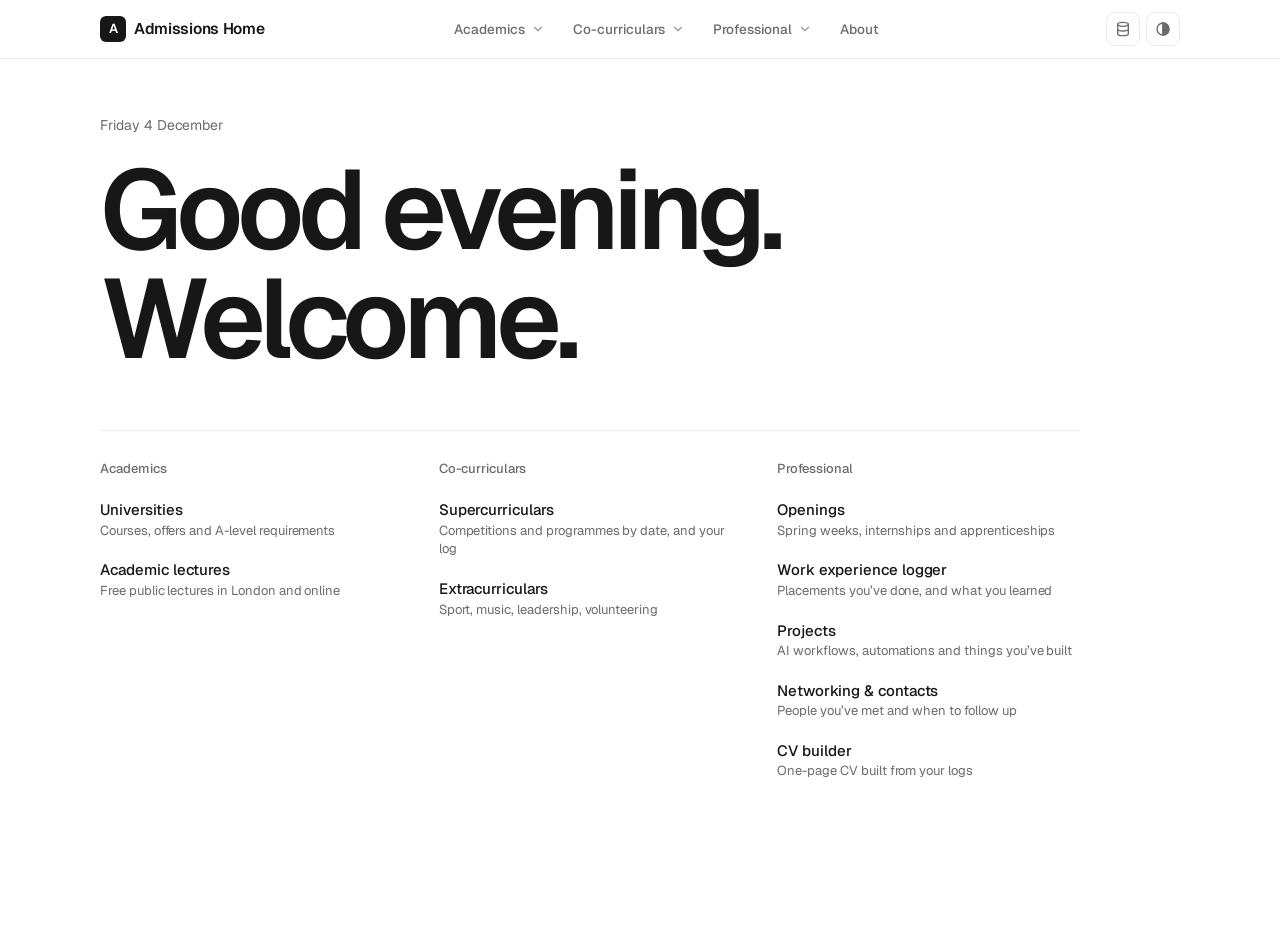
<file: index.html>
<!DOCTYPE html>
<html lang="en">
<head>
<meta charset="UTF-8">
<meta name="viewport" content="width=device-width, initial-scale=1">
<title>Admissions Home</title>
<meta name="description" content="Universities, lectures, supercurriculars, extracurriculars, openings, work experience, contacts and CV in one planner.">
<link rel="preconnect" href="https://fonts.googleapis.com">
<link rel="preconnect" href="https://fonts.gstatic.com" crossorigin>
<link href="https://fonts.googleapis.com/css2?family=Geist:wght@400;500;600;700&family=Geist+Mono:wght@500&display=swap" rel="stylesheet">
<link rel="stylesheet" href="assets/css/app.css?v=34">
<script>
  /* apply saved theme before paint */
  try{ var t = JSON.parse(localStorage.getItem('apphub.v1')||'{}').settings; if(t && t.theme && t.theme!=='auto') document.documentElement.setAttribute('data-theme', t.theme); }catch(e){}
</script>
</head>
<body>

<nav class="topnav">
  <div class="topnav-inner">
    <a class="brand" href="#home"><span class="mark">A</span>Admissions Home</a>
    <div class="menus" id="menus" role="navigation" aria-label="Sections"></div>
    <div class="nav-tools">
      <span class="saved" id="saved">Saved</span>
      <button class="icon-btn" id="backupBtn" title="Settings & backup" aria-label="Settings and backup"><svg width="16" height="16" viewBox="0 0 24 24" fill="none" stroke="currentColor" stroke-width="2" stroke-linecap="round"><ellipse cx="12" cy="5" rx="8" ry="3"/><path d="M4 5v14c0 1.7 3.6 3 8 3s8-1.3 8-3V5M4 12c0 1.7 3.6 3 8 3s8-1.3 8-3"/></svg></button>
      <button class="icon-btn" id="themeBtn" title="Theme: auto" aria-label="Toggle theme"></button>
      <button class="icon-btn burger" id="burger" aria-label="Menu"><svg width="16" height="16" viewBox="0 0 24 24" fill="none" stroke="currentColor" stroke-width="2.2" stroke-linecap="round"><path d="M4 7h16M4 12h16M4 17h16"/></svg></button>
    </div>
  </div>
</nav>
<div class="mobile-menu" id="mobileMenu"></div>
<div class="drawer-back" id="drawerBack"></div>
<aside class="drawer" id="drawer" aria-hidden="true"></aside>

<div class="wrap"><main id="view"></main></div>

<dialog id="modal"></dialog>
<div class="toast" id="toast"></div>
<div id="print-root"></div>

<script src="assets/data/supercurriculars.js?v=34"></script>
<script src="assets/data/universities.js?v=34"></script>
<script src="assets/js/app.js?v=34"></script>
</body>
</html>
</file>
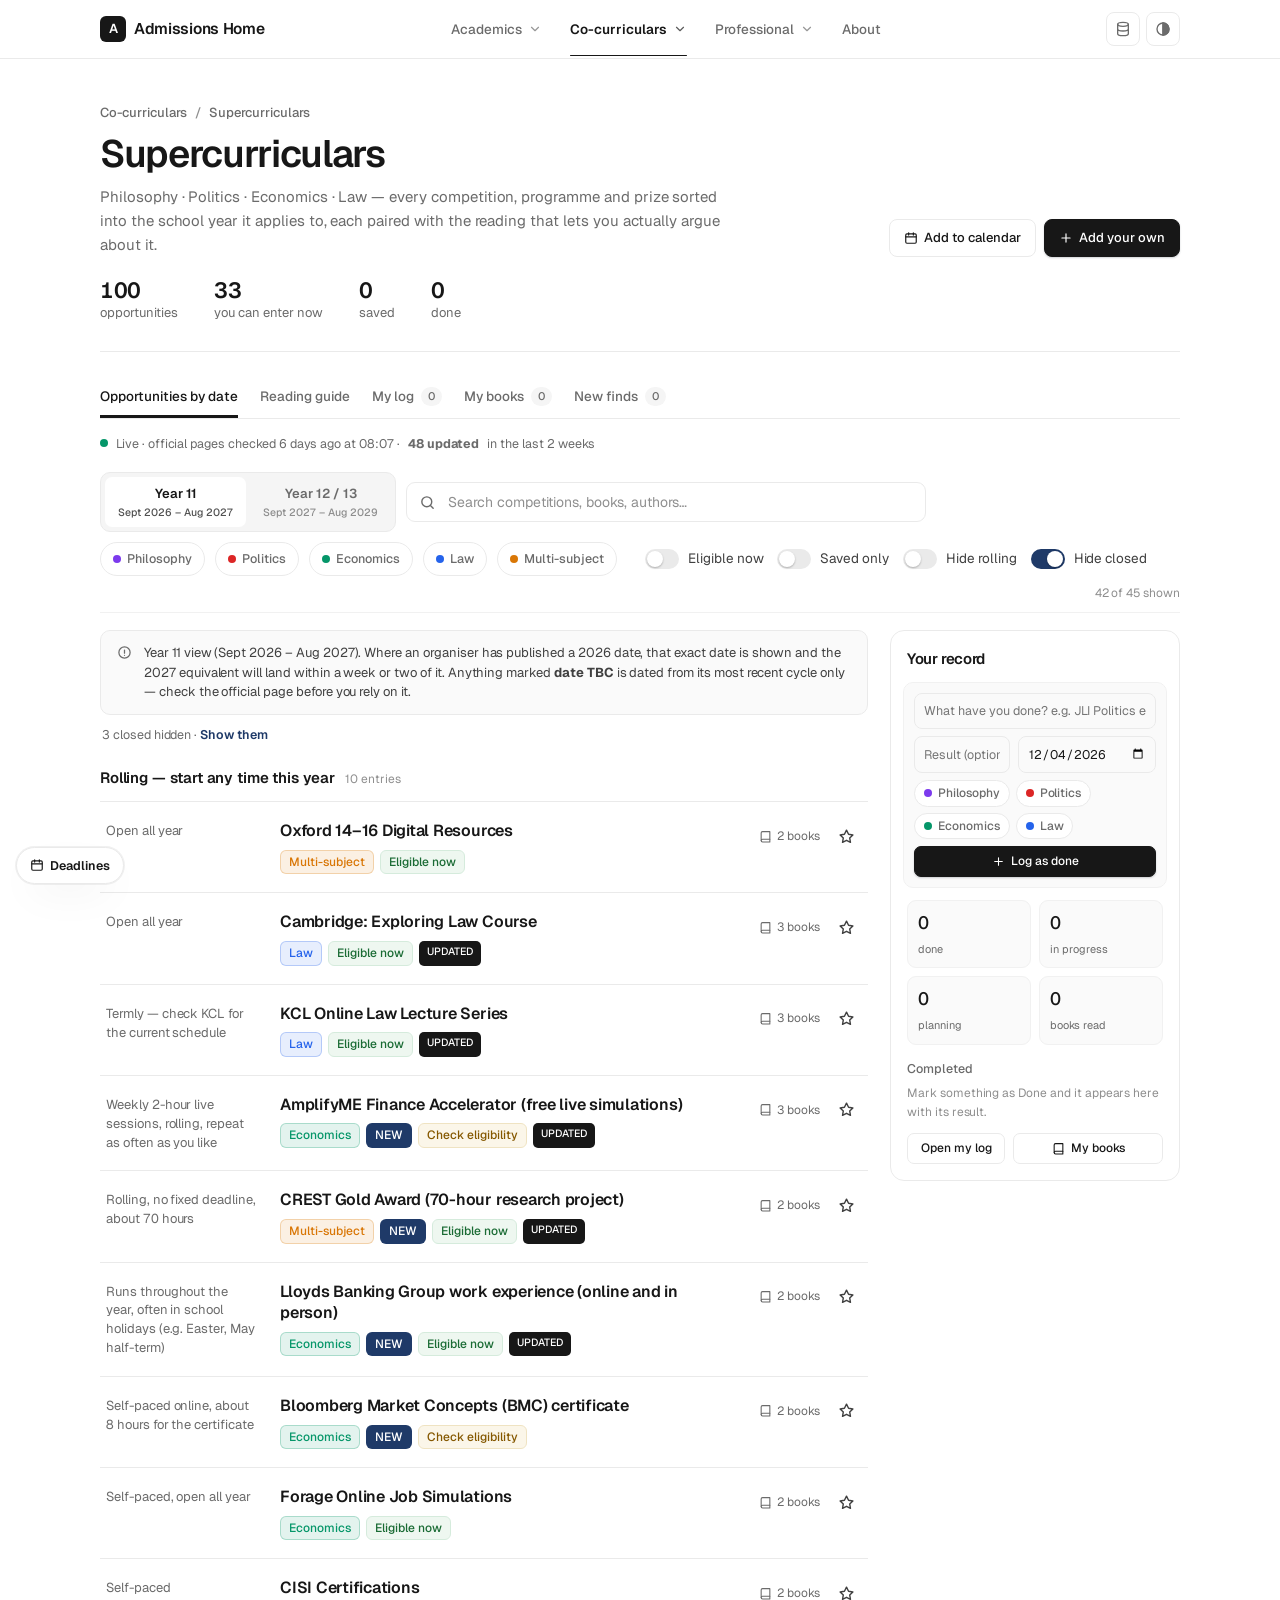
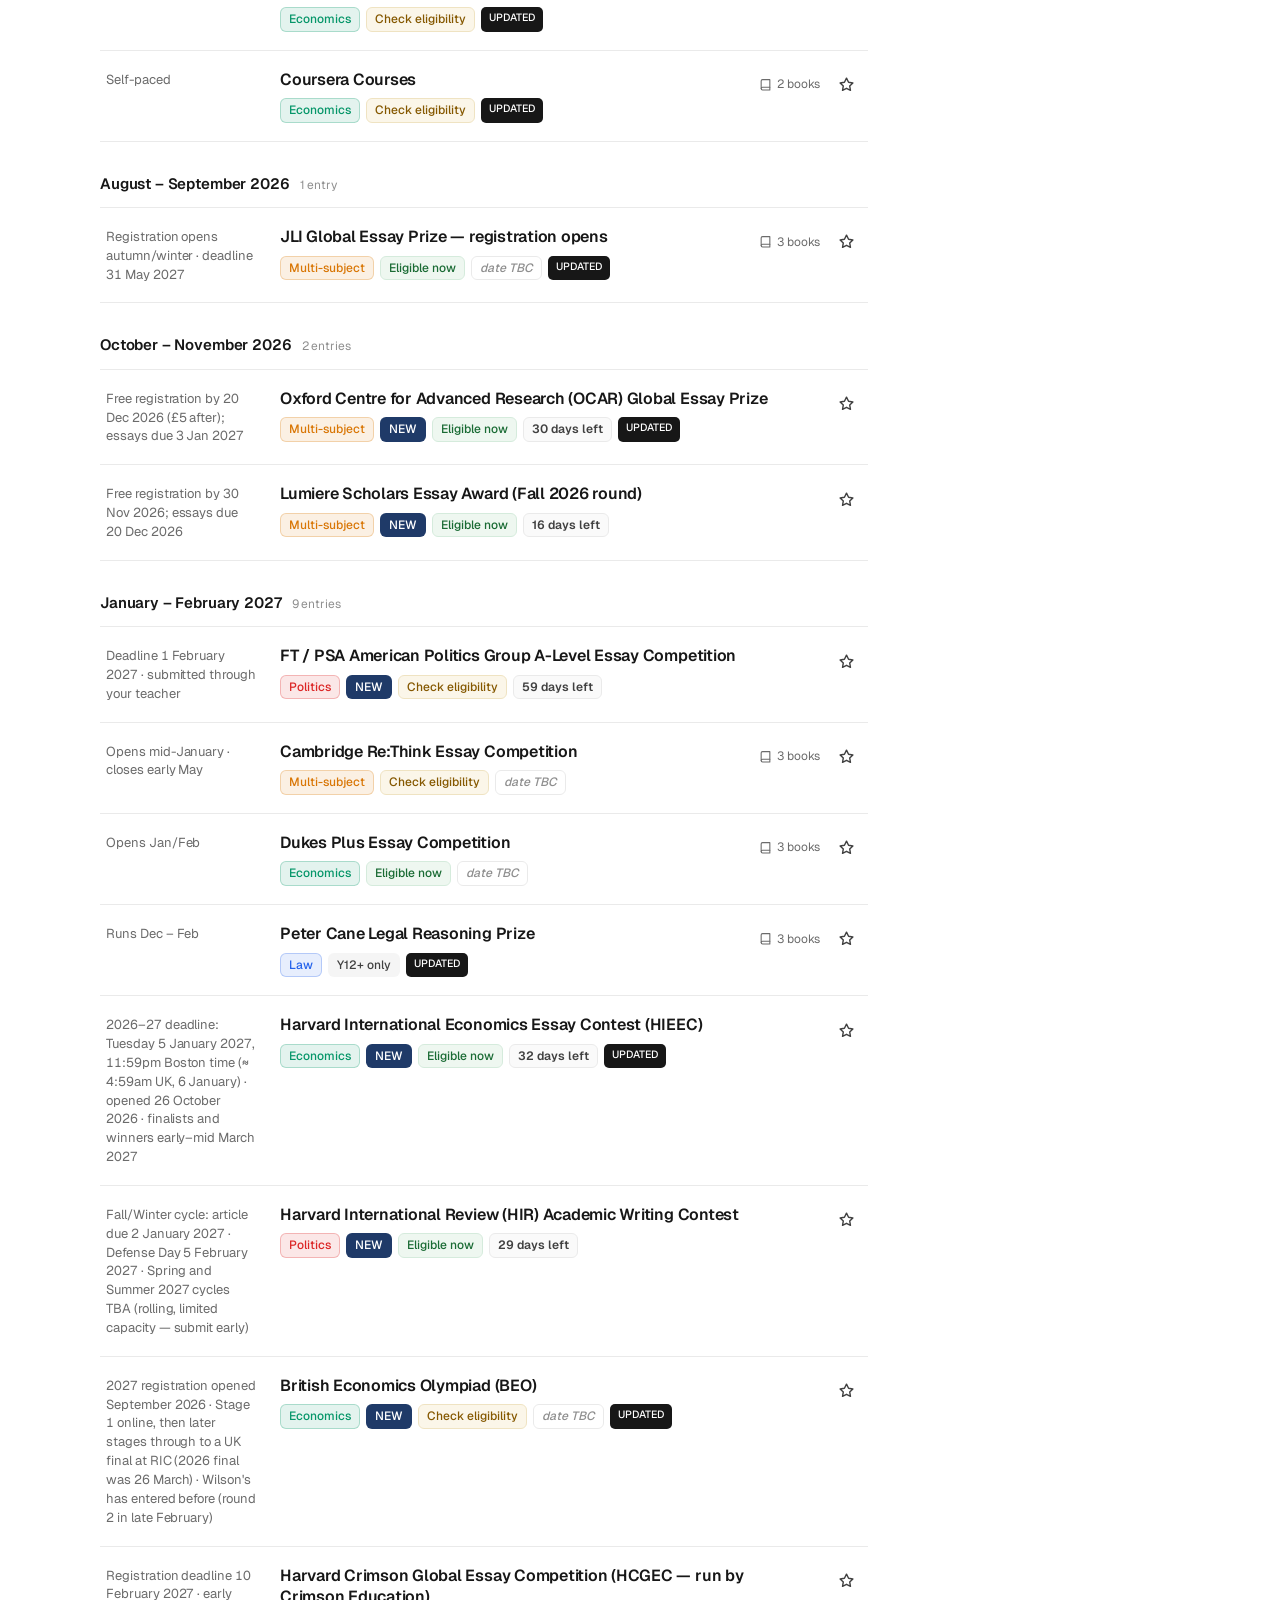
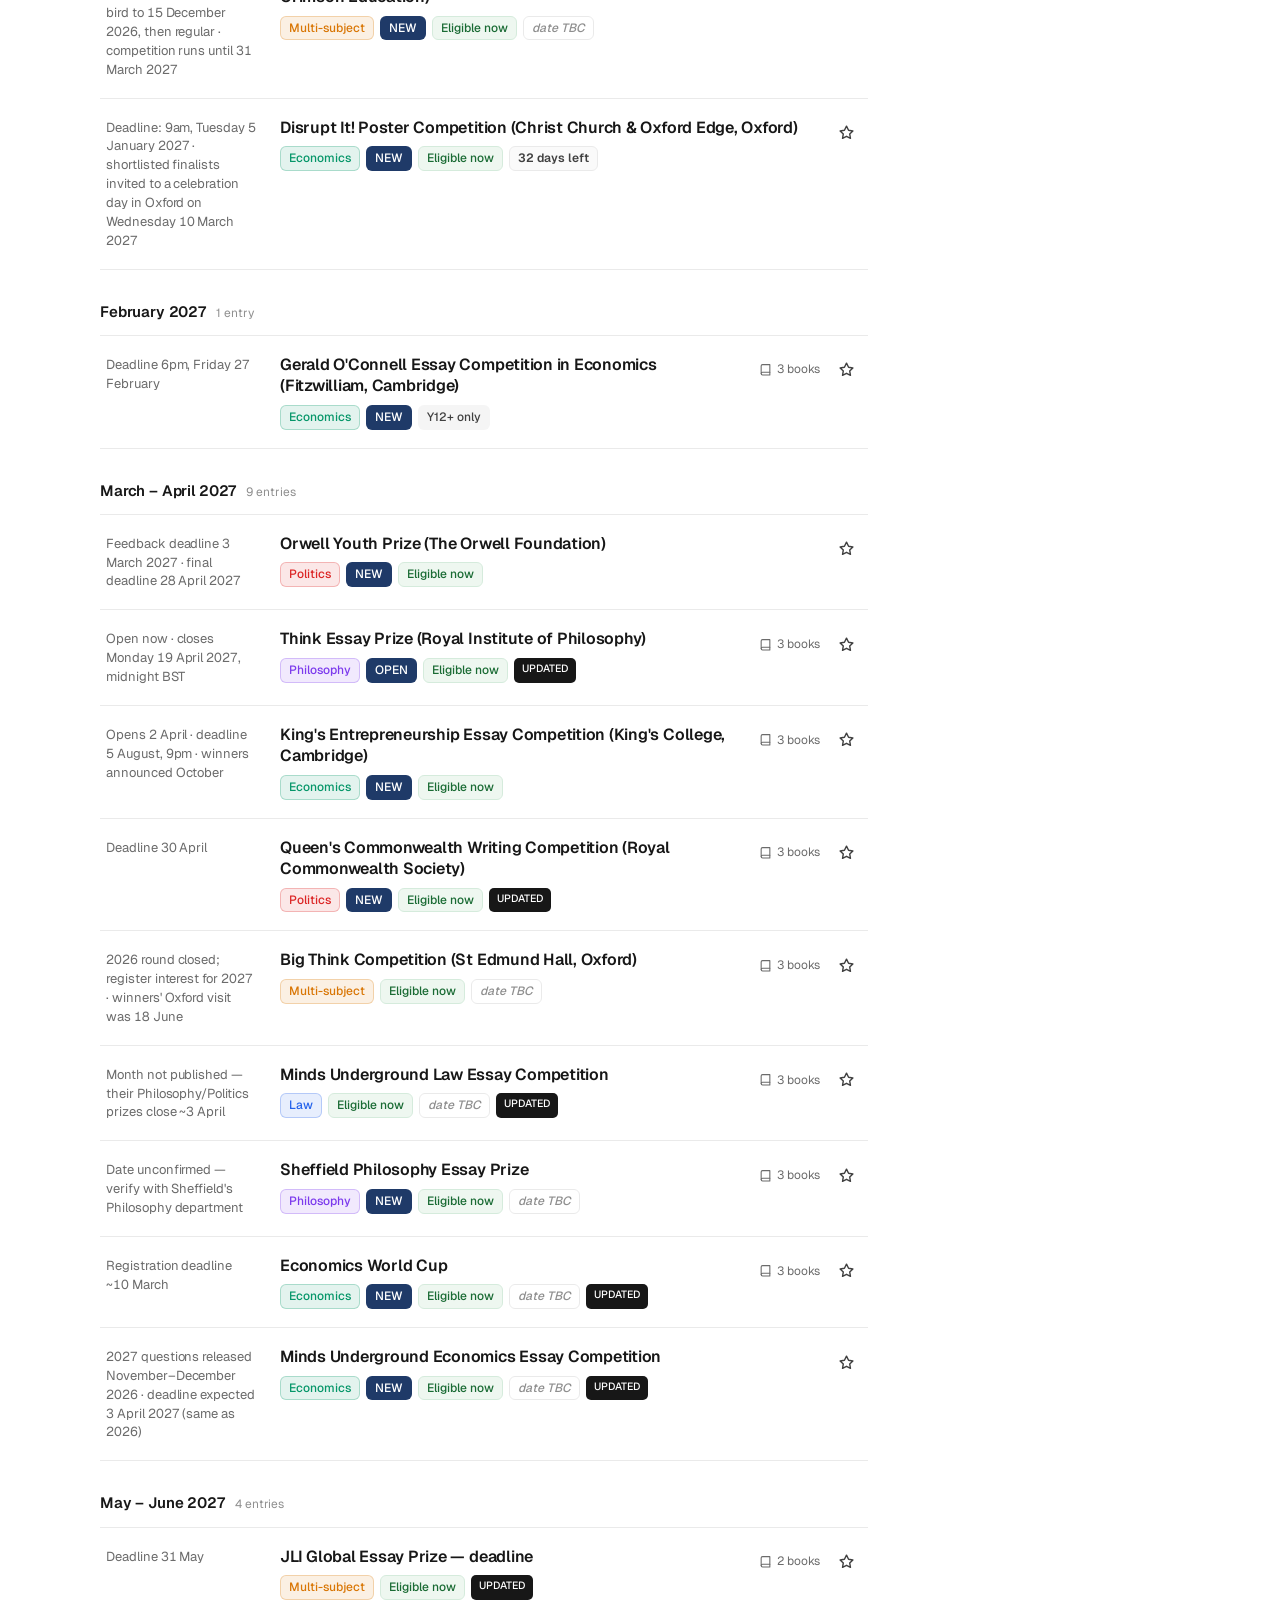
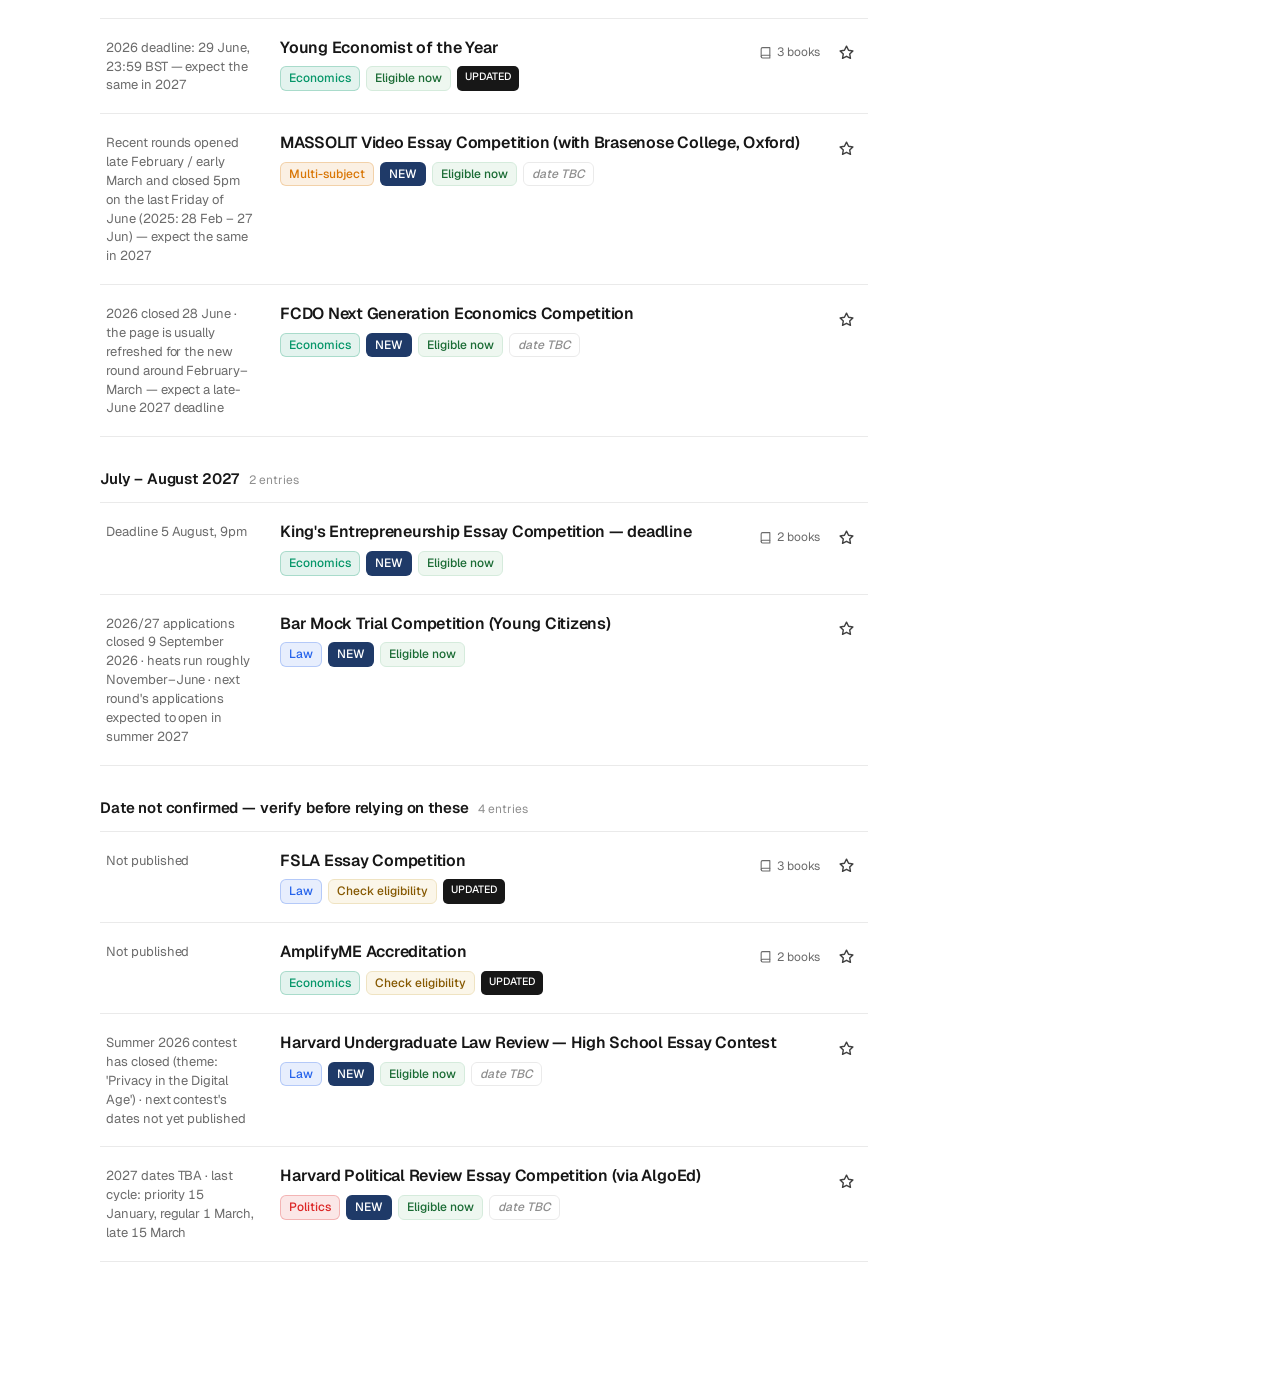
<file: supercurricular_calendar.html>
<!DOCTYPE html>
<html lang="en"><head><meta charset="UTF-8"><title>Supercurriculars · Admissions Home</title>
<meta http-equiv="refresh" content="0; url=./index.html#supercurriculars">
<link rel="canonical" href="./index.html#supercurriculars"></head>
<body><p>This planner has moved to the <a href="./index.html#supercurriculars">Admissions Home</a>.</p>
<script>location.replace('./index.html#supercurriculars');</script></body></html>
</file>
<file: assets/css/app.css>
/* ============================================================
   Application Hub — styles
   Colours are tokens; dark mode is automatic, or forced by the
   theme button (html[data-theme]).
   ============================================================ */
:root{
  --bg:#F7F7F5; --surface:#FFFFFF; --surface-2:#FBFBF9;
  --ink:#14161A; --ink-2:#3D434D; --muted:#6B7280; --faint:#9CA3AF;
  --line:#E5E5E1; --line-2:#EFEFEC;
  --accent:#B45309; --accent-ink:#fff;
  --phil:#7C3AED; --pol:#DC2626; --econ:#059669; --law:#2563EB; --multi:#D97706; --teal:#0D9488; --grey:#6B7280;
  --ok-bg:#ECFDF5; --ok-fg:#065F46; --ok-line:#A7F3D0;
  --wait-bg:#F4F4F5; --wait-fg:#52525B; --wait-line:#E4E4E7;
  --warn-bg:#FEF3C7; --warn-fg:#92400E; --warn-line:#FDE68A;
  --bad-bg:#FEF2F2; --bad-fg:#991B1B; --bad-line:#FECACA;
  --shadow:0 1px 2px rgba(16,18,22,.04), 0 6px 16px -8px rgba(16,18,22,.10);
  --shadow-lg:0 2px 4px rgba(16,18,22,.05), 0 18px 40px -20px rgba(16,18,22,.22);
  --radius:12px; --tab-well:#EFEFEC; --tab-sel:#FFFFFF;
  color-scheme:light;
}
@media (prefers-color-scheme: dark){
  :root:not([data-theme="light"]){
    --bg:#0D0F12; --surface:#15181D; --surface-2:#1A1E24;
    --ink:#ECEEF1; --ink-2:#C3C9D2; --muted:#98A0AC; --faint:#6B7280;
    --line:#262B33; --line-2:#1F242B;
    --accent:#F59E0B; --accent-ink:#1A1206;
    --phil:#A78BFA; --pol:#F87171; --econ:#34D399; --law:#60A5FA; --multi:#FBBF24; --teal:#2DD4BF; --grey:#9CA3AF;
    --ok-bg:#052E22; --ok-fg:#6EE7B7; --ok-line:#065F46;
    --wait-bg:#1C1F25; --wait-fg:#9CA3AF; --wait-line:#2A2F37;
    --warn-bg:#3B2A08; --warn-fg:#FCD34D; --warn-line:#5A4210;
    --bad-bg:#3A1212; --bad-fg:#FCA5A5; --bad-line:#5B1D1D;
    --shadow:0 1px 2px rgba(0,0,0,.4), 0 6px 16px -8px rgba(0,0,0,.6);
    --shadow-lg:0 2px 4px rgba(0,0,0,.4), 0 18px 40px -20px rgba(0,0,0,.8);
    --tab-well:#080A0D; --tab-sel:#232830; color-scheme:dark;
  }
}
:root[data-theme="dark"]{
  --bg:#0D0F12; --surface:#15181D; --surface-2:#1A1E24;
  --ink:#ECEEF1; --ink-2:#C3C9D2; --muted:#98A0AC; --faint:#6B7280;
  --line:#262B33; --line-2:#1F242B;
  --accent:#F59E0B; --accent-ink:#1A1206;
  --phil:#A78BFA; --pol:#F87171; --econ:#34D399; --law:#60A5FA; --multi:#FBBF24; --teal:#2DD4BF; --grey:#9CA3AF;
  --ok-bg:#052E22; --ok-fg:#6EE7B7; --ok-line:#065F46;
  --wait-bg:#1C1F25; --wait-fg:#9CA3AF; --wait-line:#2A2F37;
  --warn-bg:#3B2A08; --warn-fg:#FCD34D; --warn-line:#5A4210;
  --bad-bg:#3A1212; --bad-fg:#FCA5A5; --bad-line:#5B1D1D;
  --shadow:0 1px 2px rgba(0,0,0,.4), 0 6px 16px -8px rgba(0,0,0,.6);
  --shadow-lg:0 2px 4px rgba(0,0,0,.4), 0 18px 40px -20px rgba(0,0,0,.8);
  --tab-well:#080A0D; --tab-sel:#232830; color-scheme:dark;
}

*{box-sizing:border-box;}
html{-webkit-text-size-adjust:100%;}
body{margin:0;background:var(--bg);color:var(--ink);
  font-family:var(--font);
  font-size:15px;line-height:1.55;-webkit-font-smoothing:antialiased;overflow-x:hidden;}
a{color:inherit;}
button,input,select,textarea{font:inherit;color:inherit;}
.serif{font-family:var(--font);}
.wrap{max-width:1120px;margin:0 auto;padding:0 20px 96px;}
.hidden{display:none !important;}
.muted{color:var(--muted);} .faint{color:var(--faint);}

/* ---------- top nav ---------- */
.topnav{position:sticky;top:0;z-index:50;background:color-mix(in srgb,var(--bg) 90%,transparent);
  backdrop-filter:saturate(180%) blur(12px);-webkit-backdrop-filter:saturate(180%) blur(12px);
  border-bottom:1px solid var(--line);}
.topnav-inner{max-width:1120px;margin:0 auto;padding:10px 20px;display:flex;align-items:center;gap:14px;}
.brand{font-family:var(--font);font-weight:700;font-size:18px;letter-spacing:-.02em;white-space:nowrap;text-decoration:none;display:flex;align-items:center;gap:8px;}
.brand .mark{width:26px;height:26px;border-radius:7px;background:var(--accent);color:var(--accent-ink);display:grid;place-items:center;font-size:14px;}
.tabs{display:flex;gap:2px;overflow-x:auto;scrollbar-width:none;flex:1;min-width:0;}
.tabs::-webkit-scrollbar{display:none;}
.tabs a{font-size:13px;font-weight:600;color:var(--muted);text-decoration:none;padding:7px 11px;border-radius:8px;white-space:nowrap;transition:.15s;}
.tabs a:hover{color:var(--ink);background:var(--tab-well);}
.tabs a[aria-current="page"]{color:var(--ink);background:var(--tab-well);box-shadow:inset 0 0 0 1px var(--line);}
.nav-tools{display:flex;gap:6px;align-items:center;}
.icon-btn{appearance:none;border:1px solid var(--line);background:var(--surface);border-radius:8px;width:34px;height:34px;display:grid;place-items:center;cursor:pointer;color:var(--muted);transition:.15s;}
.icon-btn:hover{color:var(--ink);border-color:var(--faint);}
.saved{font-size:11.5px;color:var(--faint);opacity:0;transition:opacity .3s;white-space:nowrap;}
.saved.on{opacity:1;}

/* ---------- page header ---------- */
.page-head{padding:44px 0 22px;border-bottom:1px solid var(--line);margin-bottom:24px;}
.eyebrow{font-size:11px;font-weight:600;letter-spacing:.14em;text-transform:uppercase;color:var(--accent);margin-bottom:12px;}
h1{font-family:var(--font);font-weight:600;font-size:clamp(28px,4.2vw,42px);letter-spacing:-.02em;line-height:1.08;margin:0 0 10px;}
h2.sec{font-family:var(--font);font-weight:600;font-size:20px;letter-spacing:-.01em;margin:0 0 12px;}
.sub{color:var(--muted);font-size:15.5px;max-width:64ch;margin:0;}
.stats{display:flex;flex-wrap:wrap;gap:26px;margin-top:22px;}
.stat b{display:block;font-family:var(--font);font-size:26px;font-weight:600;letter-spacing:-.02em;line-height:1;}
.stat span{font-size:11.5px;color:var(--muted);letter-spacing:.05em;text-transform:uppercase;font-weight:500;}

/* ---------- toolbar / controls ---------- */
.toolbar{display:flex;flex-direction:column;gap:10px;margin-bottom:24px;}
.row{display:flex;flex-wrap:wrap;gap:8px;align-items:center;}
.seg{display:flex;gap:4px;background:var(--tab-well);border:1px solid var(--line);border-radius:10px;padding:4px;flex-wrap:wrap;}
.seg button{appearance:none;border:0;background:transparent;cursor:pointer;font-size:13px;font-weight:600;color:var(--muted);padding:7px 13px;border-radius:7px;white-space:nowrap;transition:.15s;}
.seg button small{display:block;font-size:10.5px;font-weight:500;opacity:.75;}
.seg button:hover{color:var(--ink);}
.seg button[aria-pressed="true"]{background:var(--tab-sel);color:var(--ink);box-shadow:var(--shadow);}
.pill{appearance:none;cursor:pointer;font-size:12.5px;font-weight:500;padding:6px 12px;border-radius:999px;border:1px solid var(--line);background:var(--surface);color:var(--muted);transition:.15s;display:inline-flex;align-items:center;gap:6px;white-space:nowrap;}
.pill:hover{color:var(--ink);border-color:var(--faint);}
.pill .dot{width:8px;height:8px;border-radius:50%;background:var(--c,currentColor);flex:none;}
.pill[aria-pressed="true"]{background:var(--ink);color:var(--bg);border-color:var(--ink);}
.search{flex:1;min-width:180px;display:flex;align-items:center;gap:8px;background:var(--surface);border:1px solid var(--line);border-radius:999px;padding:6px 14px;}
.search input{flex:1;border:0;outline:0;background:transparent;font-size:13px;min-width:0;}
.search svg{flex:none;color:var(--faint);}
.count{font-size:12px;color:var(--faint);margin-left:auto;white-space:nowrap;}
select.sel{appearance:none;background:var(--surface) url("data:image/svg+xml,%3Csvg xmlns='http://www.w3.org/2000/svg' width='10' height='6'%3E%3Cpath d='M1 1l4 4 4-4' stroke='%239CA3AF' stroke-width='1.6' fill='none'/%3E%3C/svg%3E") no-repeat right 10px center;border:1px solid var(--line);border-radius:999px;padding:6px 28px 6px 12px;font-size:12.5px;color:var(--ink-2);cursor:pointer;}

.btn{appearance:none;cursor:pointer;font-size:13px;font-weight:600;padding:8px 14px;border-radius:9px;border:1px solid var(--line);background:var(--surface);color:var(--ink);display:inline-flex;align-items:center;gap:6px;transition:.15s;white-space:nowrap;text-decoration:none;}
.btn:hover{border-color:var(--faint);}
.btn.primary{background:var(--ink);color:var(--bg);border-color:var(--ink);}
.btn.primary:hover{opacity:.9;}
.btn.accent{background:var(--accent);color:var(--accent-ink);border-color:var(--accent);}
.btn.danger{color:var(--pol);}
.btn.sm{font-size:12px;padding:5px 10px;border-radius:7px;}
.btn.ghost{border-color:transparent;background:transparent;color:var(--muted);}
.btn.ghost:hover{color:var(--ink);background:var(--tab-well);}

/* ---------- notices ---------- */
.caveat{display:flex;gap:12px;background:var(--warn-bg);border:1px solid var(--warn-line);color:var(--warn-fg);padding:12px 16px;border-radius:var(--radius);font-size:13px;line-height:1.5;margin-bottom:26px;}
.caveat svg{flex:none;margin-top:2px;}
.info{background:var(--surface-2);border:1px dashed var(--line);border-radius:var(--radius);padding:14px 16px;font-size:13px;color:var(--muted);}

/* ---------- cards ---------- */
.card{background:var(--surface);border:1px solid var(--line);border-radius:var(--radius);padding:16px 18px 15px;margin-bottom:10px;box-shadow:var(--shadow);position:relative;overflow:hidden;transition:box-shadow .18s, transform .18s, border-color .18s;}
.card.bar::before{content:"";position:absolute;left:0;top:0;bottom:0;width:3px;background:var(--sc,var(--multi));}
.card:hover{box-shadow:var(--shadow-lg);border-color:var(--faint);}
.c-phil{--sc:var(--phil);} .c-pol{--sc:var(--pol);} .c-econ{--sc:var(--econ);} .c-law{--sc:var(--law);} .c-multi{--sc:var(--multi);}
.c-teal{--sc:var(--teal);} .c-grey{--sc:var(--grey);} .c-ppe{--sc:var(--phil);}
.card h3{font-family:var(--font);font-weight:600;font-size:17px;letter-spacing:-.01em;margin:0 0 5px;line-height:1.25;}
.meta{display:flex;flex-wrap:wrap;gap:6px;align-items:center;margin-bottom:7px;}
.chip{font-size:10.5px;font-weight:600;letter-spacing:.04em;text-transform:uppercase;padding:3px 8px;border-radius:5px;white-space:nowrap;border:1px solid transparent;display:inline-block;}
.chip.subj{color:var(--sc);background:color-mix(in srgb,var(--sc) 11%,transparent);border-color:color-mix(in srgb,var(--sc) 26%,transparent);}
.chip.new{background:var(--accent);color:var(--accent-ink);}
.chip.soft{background:var(--wait-bg);color:var(--wait-fg);border-color:var(--wait-line);text-transform:none;letter-spacing:0;font-weight:500;}
.chip.ok{background:var(--ok-bg);color:var(--ok-fg);border-color:var(--ok-line);}
.chip.warn{background:var(--warn-bg);color:var(--warn-fg);border-color:var(--warn-line);}
.chip.bad{background:var(--bad-bg);color:var(--bad-fg);border-color:var(--bad-line);}
.chip.tbc{background:transparent;color:var(--faint);border-color:var(--line);text-transform:none;letter-spacing:0;font-weight:500;font-style:italic;}
.when{display:inline-flex;align-items:center;gap:6px;font-size:12.5px;font-weight:600;color:var(--ink-2);font-variant-numeric:tabular-nums;margin-bottom:7px;}
.when svg{color:var(--faint);flex:none;}
.note{font-size:13.5px;color:var(--ink-2);line-height:1.55;margin:0 0 11px;}
.note em{color:var(--accent);font-style:normal;font-weight:600;}
.src{font-size:12.5px;}
.src a,.lnk{color:var(--muted);text-decoration:none;font-weight:500;border-bottom:1px solid var(--line);padding-bottom:1px;transition:.15s;}
.src a:hover,.lnk:hover{color:var(--accent);border-color:var(--accent);}
.card-foot{display:flex;flex-wrap:wrap;align-items:center;gap:8px;justify-content:space-between;margin-top:10px;padding-top:10px;border-top:1px solid var(--line-2);}
.mynote{font-size:12.5px;color:var(--ink-2);background:var(--surface-2);border-left:2px solid var(--accent);padding:6px 10px;border-radius:0 6px 6px 0;margin:8px 0 0;white-space:pre-wrap;}

/* status mini-segment */
.status{display:inline-flex;gap:2px;background:var(--tab-well);border:1px solid var(--line);border-radius:8px;padding:2px;}
.status button{appearance:none;border:0;background:transparent;cursor:pointer;font-size:11.5px;font-weight:600;color:var(--muted);padding:4px 9px;border-radius:6px;white-space:nowrap;}
.status button:hover{color:var(--ink);}
.status button[aria-pressed="true"]{background:var(--tab-sel);color:var(--ink);box-shadow:var(--shadow);}
.status button[data-v="done"][aria-pressed="true"]{background:var(--ok-bg);color:var(--ok-fg);}

/* reading (from the original planner) */
.reading{background:var(--surface-2);border:1px solid var(--line-2);border-radius:9px;padding:11px 13px;margin-bottom:11px;}
.reading-h{font-size:10px;font-weight:700;letter-spacing:.13em;text-transform:uppercase;color:var(--faint);margin-bottom:9px;}
.book{display:grid;grid-template-columns:92px 1fr;gap:10px;align-items:start;margin-bottom:9px;font-size:13px;line-height:1.5;}
.book:last-of-type{margin-bottom:0;}
.book .lbl{font-size:9.5px;font-weight:700;letter-spacing:.06em;text-transform:uppercase;padding:3px 0 0;color:var(--faint);line-height:1.3;}
.book.r-ground .lbl{color:var(--muted);} .book.r-push .lbl{color:var(--econ);} .book.r-stand .lbl{color:var(--law);} .book.r-contra .lbl{color:var(--pol);}
.book .txt{color:var(--ink-2);} .book .txt b{color:var(--ink);font-weight:600;}
.book .txt .why{display:block;color:var(--muted);font-size:12.5px;margin-top:1px;}
.thelink{margin-top:10px;padding-top:9px;border-top:1px dashed var(--line);font-size:12.5px;color:var(--muted);line-height:1.5;}
.thelink b{color:var(--ink-2);font-weight:600;}

.month{margin-bottom:34px;}
.month-head{display:flex;align-items:baseline;gap:12px;margin:0 0 14px;padding-bottom:9px;border-bottom:1px solid var(--line);}
.month-head h2{font-family:var(--font);font-weight:600;font-size:19px;letter-spacing:-.01em;margin:0;}
.month-head .n{font-size:11.5px;color:var(--faint);font-weight:500;}
.month-head .btn{margin-left:auto;}

.empty{text-align:center;padding:50px 20px;color:var(--muted);font-size:14px;border:1px dashed var(--line);border-radius:var(--radius);background:var(--surface-2);}
.empty b{display:block;font-family:var(--font);font-size:19px;color:var(--ink);margin-bottom:6px;font-weight:600;}
.empty .btn{margin-top:14px;}

.grid{display:grid;gap:12px;grid-template-columns:repeat(auto-fill,minmax(300px,1fr));}
.grid .card{margin:0;}
.two{display:grid;grid-template-columns:1fr 1fr;gap:20px;}

/* ---------- overview ---------- */
.tiles{display:grid;grid-template-columns:repeat(auto-fill,minmax(170px,1fr));gap:12px;margin-bottom:30px;}
.tile{background:var(--surface);border:1px solid var(--line);border-radius:var(--radius);padding:14px 16px;box-shadow:var(--shadow);text-decoration:none;display:block;transition:.15s;}
.tile:hover{border-color:var(--faint);box-shadow:var(--shadow-lg);}
.tile b{display:block;font-family:var(--font);font-size:28px;font-weight:600;letter-spacing:-.02em;line-height:1.05;}
.tile span{font-size:12px;color:var(--muted);}
.tile .t{font-size:11px;font-weight:700;letter-spacing:.1em;text-transform:uppercase;color:var(--faint);margin-bottom:8px;display:block;}
.list{background:var(--surface);border:1px solid var(--line);border-radius:var(--radius);box-shadow:var(--shadow);overflow:hidden;}
.li{display:flex;gap:12px;align-items:center;padding:11px 16px;border-bottom:1px solid var(--line-2);font-size:13.5px;}
.li:last-child{border-bottom:0;}
.li .when-col{width:92px;flex:none;font-size:12px;font-weight:600;color:var(--ink-2);font-variant-numeric:tabular-nums;}
.li .grow{flex:1;min-width:0;}
.li .grow small{display:block;color:var(--muted);font-size:12px;}
.timeline{position:relative;padding-left:20px;}
.timeline::before{content:"";position:absolute;left:5px;top:6px;bottom:6px;width:2px;background:var(--line);}
.tl{position:relative;margin-bottom:14px;font-size:13.5px;}
.tl::before{content:"";position:absolute;left:-19px;top:6px;width:10px;height:10px;border-radius:50%;background:var(--surface);border:2px solid var(--accent);}
.tl b{display:block;font-size:12px;color:var(--accent);letter-spacing:.02em;}
.tl span{color:var(--muted);font-size:12.5px;}

/* ---------- table ---------- */
.tbl-wrap{background:var(--surface);border:1px solid var(--line);border-radius:var(--radius);box-shadow:var(--shadow);overflow-x:auto;}
table.tbl{width:100%;border-collapse:collapse;font-size:13px;min-width:760px;}
.tbl th{text-align:left;font-size:10.5px;font-weight:700;letter-spacing:.08em;text-transform:uppercase;color:var(--faint);padding:10px 12px;border-bottom:1px solid var(--line);white-space:nowrap;cursor:pointer;user-select:none;background:var(--surface-2);}
.tbl th:hover{color:var(--ink);}
.tbl td{padding:10px 12px;border-bottom:1px solid var(--line-2);vertical-align:middle;}
.tbl tr:last-child td{border-bottom:0;}
.tbl tr.clickable{cursor:pointer;}
.tbl tr.clickable:hover td{background:var(--surface-2);}
.tbl .co{font-weight:600;}
.tbl .prog{color:var(--muted);font-size:12.5px;}
.sec-dot{display:inline-block;width:8px;height:8px;border-radius:50%;background:var(--sc);margin-right:6px;}

/* countdown */
.cd{font-size:11.5px;font-weight:600;padding:3px 8px;border-radius:999px;white-space:nowrap;display:inline-block;}
.cd.urgent{background:var(--bad-bg);color:var(--bad-fg);}
.cd.soon{background:var(--warn-bg);color:var(--warn-fg);}
.cd.open{background:var(--ok-bg);color:var(--ok-fg);}
.cd.closed{background:var(--wait-bg);color:var(--faint);}
.cd.future{background:var(--wait-bg);color:var(--wait-fg);}

/* ---------- board ---------- */
.board{display:grid;grid-auto-flow:column;grid-auto-columns:minmax(230px,1fr);gap:12px;overflow-x:auto;padding-bottom:10px;}
.col{background:var(--tab-well);border:1px solid var(--line);border-radius:var(--radius);padding:10px;min-height:200px;}
.col.drag{outline:2px dashed var(--accent);}
.col h4{margin:2px 4px 10px;font-size:12px;font-weight:700;letter-spacing:.06em;text-transform:uppercase;color:var(--muted);display:flex;justify-content:space-between;}
.kcard{background:var(--surface);border:1px solid var(--line);border-radius:9px;padding:10px 11px;margin-bottom:8px;box-shadow:var(--shadow);cursor:grab;font-size:13px;border-left:3px solid var(--sc);}
.kcard b{display:block;font-size:13.5px;}
.kcard small{color:var(--muted);display:block;margin-bottom:6px;}

/* ---------- companies map ---------- */
.mind{display:grid;grid-template-columns:repeat(auto-fill,minmax(260px,1fr));gap:14px;}
.sector{background:var(--surface);border:1px solid var(--line);border-top:3px solid var(--sc);border-radius:var(--radius);padding:14px 16px;box-shadow:var(--shadow);}
.sector h3{font-family:var(--font);margin:0 0 4px;font-size:17px;display:flex;justify-content:space-between;align-items:baseline;}
.sector h3 small{font-family:var(--font);font-size:11.5px;color:var(--faint);font-weight:500;}
.sub-h{font-size:10.5px;font-weight:700;letter-spacing:.1em;text-transform:uppercase;color:var(--faint);margin:10px 0 6px;}
.cos{display:flex;flex-wrap:wrap;gap:6px;}
.co-chip{appearance:none;cursor:pointer;border:1px solid color-mix(in srgb,var(--sc) 30%,var(--line));background:color-mix(in srgb,var(--sc) 7%,var(--surface));color:var(--ink);font-size:12.5px;font-weight:500;padding:4px 10px;border-radius:999px;display:inline-flex;gap:6px;align-items:center;}
.co-chip i{font-style:normal;font-size:10.5px;color:var(--sc);font-weight:700;}
.co-chip:hover{border-color:var(--sc);}

/* ---------- uni ---------- */
.gradebox{display:flex;flex-wrap:wrap;gap:10px;align-items:center;background:var(--surface);border:1px solid var(--line);border-radius:var(--radius);padding:12px 16px;box-shadow:var(--shadow);margin-bottom:18px;font-size:13px;}
.gradebox input{width:110px;border:1px solid var(--line);border-radius:8px;padding:6px 10px;background:var(--surface-2);font-weight:700;letter-spacing:.05em;}
dl.kv{display:grid;grid-template-columns:120px 1fr;gap:5px 12px;margin:8px 0 0;font-size:13px;}
dl.kv dt{color:var(--faint);font-size:11px;font-weight:700;letter-spacing:.06em;text-transform:uppercase;padding-top:2px;}
dl.kv dd{margin:0;color:var(--ink-2);}
.offer{font-family:var(--font);font-size:22px;font-weight:600;letter-spacing:.02em;}

/* ---------- forms / dialog ---------- */
dialog{border:1px solid var(--line);border-radius:16px;padding:0;background:var(--surface);color:var(--ink);width:min(620px,calc(100vw - 24px));max-height:calc(100vh - 40px);box-shadow:var(--shadow-lg);}
dialog::backdrop{background:rgba(10,12,15,.45);backdrop-filter:blur(2px);}
.dlg-head{display:flex;align-items:center;justify-content:space-between;padding:16px 20px;border-bottom:1px solid var(--line);position:sticky;top:0;background:var(--surface);z-index:1;}
.dlg-head h3{margin:0;font-family:var(--font);font-size:19px;}
.dlg-body{padding:16px 20px;display:grid;grid-template-columns:1fr 1fr;gap:12px 14px;}
.dlg-foot{display:flex;gap:8px;justify-content:flex-end;padding:14px 20px;border-top:1px solid var(--line);position:sticky;bottom:0;background:var(--surface);}
.dlg-foot .left{margin-right:auto;}
.field{display:flex;flex-direction:column;gap:5px;font-size:12px;font-weight:600;color:var(--muted);}
.field.full{grid-column:1/-1;}
.field .hint{font-weight:400;color:var(--faint);font-size:11.5px;}
.inp{width:100%;border:1px solid var(--line);border-radius:8px;padding:8px 10px;background:var(--surface-2);font-size:13.5px;font-weight:400;color:var(--ink);}
.inp:focus{outline:2px solid color-mix(in srgb,var(--accent) 45%,transparent);border-color:var(--accent);}
textarea.inp{resize:vertical;min-height:70px;line-height:1.5;}
.check{flex-direction:row;align-items:center;gap:8px;font-weight:500;color:var(--ink-2);font-size:13px;}

/* ---------- CV ---------- */
.cv-layout{display:grid;grid-template-columns:minmax(0,440px) minmax(0,1fr);gap:22px;align-items:start;}
.cv-editor details{background:var(--surface);border:1px solid var(--line);border-radius:var(--radius);margin-bottom:10px;box-shadow:var(--shadow);}
.cv-editor summary{cursor:pointer;padding:12px 16px;font-weight:600;font-size:14px;list-style:none;display:flex;justify-content:space-between;align-items:center;}
.cv-editor summary::-webkit-details-marker{display:none;}
.cv-editor summary::after{content:"+";color:var(--faint);font-weight:400;font-size:18px;}
.cv-editor details[open] summary::after{content:"–";}
.cv-editor .body{padding:4px 16px 16px;display:grid;gap:10px;}
.entry{border:1px solid var(--line-2);background:var(--surface-2);border-radius:9px;padding:10px;display:grid;gap:8px;}
.entry .row2{display:grid;grid-template-columns:1fr 1fr;gap:8px;}
.entry-tools{display:flex;gap:4px;justify-content:flex-end;}
.cv-preview-wrap{position:sticky;top:70px;}
.cv-sheet{background:#fff;color:#111;width:100%;aspect-ratio:210/297;box-shadow:var(--shadow-lg);border-radius:4px;padding:6.5% 7%;font-family:var(--font);font-size:clamp(7px,1.05vw,10.5px);line-height:1.42;overflow:hidden;}
.cv-sheet.overflow{outline:2px solid #DC2626;}
.cv-sheet h1{font-family:var(--font);color:#111;font-size:2.35em;margin:0 0 .15em;letter-spacing:-.01em;}
.cv-sheet .contact{color:#555;font-size:.95em;margin-bottom:1em;}
.cv-sheet h2{font-size:.95em;letter-spacing:.14em;text-transform:uppercase;color:#8a4b0a;border-bottom:1px solid #ddd;padding-bottom:.25em;margin:1.2em 0 .55em;font-weight:700;}
.cv-sheet.modern h2{color:#1d4ed8;}
.cv-sheet.modern h1{font-family:var(--font);font-weight:700;}
.cv-sheet .it{margin-bottom:.6em;}
.cv-sheet .it-h{display:flex;justify-content:space-between;gap:1em;}
.cv-sheet .it-h b{font-weight:700;}
.cv-sheet .it-h span{color:#555;white-space:nowrap;font-size:.95em;}
.cv-sheet .org{color:#444;font-style:italic;}
.cv-sheet ul{margin:.2em 0 0;padding-left:1.2em;}
.cv-sheet li{margin-bottom:.1em;}
.cv-sheet p{margin:0 0 .4em;}
.cv-warn{font-size:12px;color:var(--pol);margin-top:8px;}
#print-root{display:none;}

/* ---------- footer ---------- */
footer.foot{margin-top:56px;padding-top:24px;border-top:1px solid var(--line);font-size:12.5px;color:var(--faint);line-height:1.6;}
footer.foot b{color:var(--ink-2);}

.toast{position:fixed;left:50%;bottom:24px;transform:translateX(-50%) translateY(20px);background:var(--ink);color:var(--bg);padding:10px 16px;border-radius:10px;font-size:13px;opacity:0;transition:.25s;pointer-events:none;z-index:100;}
.toast.on{opacity:1;transform:translateX(-50%) translateY(0);}

@media (max-width:860px){
  .cv-layout{grid-template-columns:1fr;}
  .cv-preview-wrap{position:static;}
  .cv-sheet{font-size:clamp(6px,2vw,10px);}
  .two{grid-template-columns:1fr;}
}
@media (max-width:640px){
  .wrap{padding:0 16px 70px;}
  .topnav-inner{padding:8px 16px;flex-wrap:wrap;gap:8px;}
  .brand{flex:1;}
  .tabs{order:3;flex-basis:100%;}
  .page-head{padding:28px 0 18px;}
  .stats{gap:18px;}
  .book{grid-template-columns:1fr;gap:2px;}
  .count{margin-left:0;width:100%;}
  .dlg-body{grid-template-columns:1fr;}
  .grid{grid-template-columns:1fr;}
  dl.kv{grid-template-columns:1fr;gap:2px;}
  dl.kv dd{margin-bottom:6px;}
  .saved{display:none;}
}

/* ---------- print: only the CV ---------- */
@media print{
  @page{size:A4;margin:0;}
  body{background:#fff;}
  body > *:not(#print-root){display:none !important;}
  #print-root{display:block;}
  #print-root .cv-sheet{box-shadow:none;border-radius:0;width:210mm;height:297mm;aspect-ratio:auto;font-size:10.5px;padding:14mm 15mm;outline:none;}
}

mind{display:grid;grid-template-columns:repeat(auto-fill,minmax(260px,1fr));gap:14px;}
.sector{background:var(--surface);border:1px solid var(--line);border-top:3px solid var(--sc);border-radius:var(--radius);padding:14px 16px;box-shadow:var(--shadow);}
.sector h3{font-family:var(--font);margin:0 0 4px;font-size:17px;display:flex;justify-content:space-between;align-items:baseline;}
.sector h3 small{font-family:var(--font);font-size:11.5px;color:var(--faint);font-weight:500;}
.sub-h{font-size:10.5px;font-weight:700;letter-spacing:.1em;text-transform:uppercase;color:var(--faint);margin:10px 0 6px;}
.cos{display:flex;flex-wrap:wrap;gap:6px;}
.co-chip{appearance:none;cursor:pointer;border:1px solid color-mix(in srgb,var(--sc) 30%,var(--line));background:color-mix(in srgb,var(--sc) 7%,var(--surface));color:var(--ink);font-size:12.5px;font-weight:500;padding:4px 10px;border-radius:999px;display:inline-flex;gap:6px;align-items:center;}
.co-chip i{font-style:normal;font-size:10.5px;color:var(--sc);font-weight:700;}
.co-chip:hover{border-color:var(--sc);}

/* ---------- uni ---------- */
.gradebox{display:flex;flex-wrap:wrap;gap:10px;align-items:center;background:var(--surface);border:1px solid var(--line);border-radius:var(--radius);padding:12px 16px;box-shadow:var(--shadow);margin-bottom:18px;font-size:13px;}
.gradebox input{width:110px;border:1px solid var(--line);border-radius:8px;padding:6px 10px;background:var(--surface-2);font-weight:700;letter-spacing:.05em;}
dl.kv{display:grid;grid-template-columns:120px 1fr;gap:5px 12px;margin:8px 0 0;font-size:13px;}
dl.kv dt{color:var(--faint);font-size:11px;font-weight:700;letter-spacing:.06em;text-transform:uppercase;padding-top:2px;}
dl.kv dd{margin:0;color:var(--ink-2);}
.offer{font-family:var(--font);font-size:22px;font-weight:600;letter-spacing:.02em;}

/* ---------- forms / dialog ---------- */
dialog{border:1px solid var(--line);border-radius:16px;padding:0;background:var(--surface);color:var(--ink);width:min(620px,calc(100vw - 24px));max-height:calc(100vh - 40px);box-shadow:var(--shadow-lg);}
dialog::backdrop{background:rgba(10,12,15,.45);backdrop-filter:blur(2px);}
.dlg-head{display:flex;align-items:center;justify-content:space-between;padding:16px 20px;border-bottom:1px solid var(--line);position:sticky;top:0;background:var(--surface);z-index:1;}
.dlg-head h3{margin:0;font-family:var(--font);font-size:19px;}
.dlg-body{padding:16px 20px;display:grid;grid-template-columns:1fr 1fr;gap:12px 14px;}
.dlg-foot{display:flex;gap:8px;justify-content:flex-end;padding:14px 20px;border-top:1px solid var(--line);position:sticky;bottom:0;background:var(--surface);}
.dlg-foot .left{margin-right:auto;}
.field{display:flex;flex-direction:column;gap:5px;font-size:12px;font-weight:600;color:var(--muted);}
.field.full{grid-column:1/-1;}
.field .hint{font-weight:400;color:var(--faint);font-size:11.5px;}
.inp{width:100%;border:1px solid var(--line);border-radius:8px;padding:8px 10px;background:var(--surface-2);font-size:13.5px;font-weight:400;color:var(--ink);}
.inp:focus{outline:2px solid color-mix(in srgb,var(--accent) 45%,transparent);border-color:var(--accent);}
textarea.inp{resize:vertical;min-height:70px;line-height:1.5;}
.check{flex-direction:row;align-items:center;gap:8px;font-weight:500;color:var(--ink-2);font-size:13px;}

/* ---------- CV ---------- */
.cv-layout{display:grid;grid-template-columns:minmax(0,440px) minmax(0,1fr);gap:22px;align-items:start;}
.cv-editor details{background:var(--surface);border:1px solid var(--line);border-radius:var(--radius);margin-bottom:10px;box-shadow:var(--shadow);}
.cv-editor summary{cursor:pointer;padding:12px 16px;font-weight:600;font-size:14px;list-style:none;display:flex;justify-content:space-between;align-items:center;}
.cv-editor summary::-webkit-details-marker{display:none;}
.cv-editor summary::after{content:"+";color:var(--faint);font-weight:400;font-size:18px;}
.cv-editor details[open] summary::after{content:"–";}
.cv-editor .body{padding:4px 16px 16px;display:grid;gap:10px;}
.entry{border:1px solid var(--line-2);background:var(--surface-2);border-radius:9px;padding:10px;display:grid;gap:8px;}
.entry .row2{display:grid;grid-template-columns:1fr 1fr;gap:8px;}
.entry-tools{display:flex;gap:4px;justify-content:flex-end;}
.cv-preview-wrap{position:sticky;top:70px;}
.cv-sheet{background:#fff;color:#111;width:100%;aspect-ratio:210/297;box-shadow:var(--shadow-lg);border-radius:4px;padding:6.5% 7%;font-family:var(--font);font-size:clamp(7px,1.05vw,10.5px);line-height:1.42;overflow:hidden;}
.cv-sheet.overflow{outline:2px solid #DC2626;}
.cv-sheet h1{font-family:var(--font);color:#111;font-size:2.35em;margin:0 0 .15em;letter-spacing:-.01em;}
.cv-sheet .contact{color:#555;font-size:.95em;margin-bottom:1em;}
.cv-sheet h2{font-size:.95em;letter-spacing:.14em;text-transform:uppercase;color:#8a4b0a;border-bottom:1px solid #ddd;padding-bottom:.25em;margin:1.2em 0 .55em;font-weight:700;}
.cv-sheet.modern h2{color:#1d4ed8;}
.cv-sheet.modern h1{font-family:var(--font);font-weight:700;}
.cv-sheet .it{margin-bottom:.6em;}
.cv-sheet .it-h{display:flex;justify-content:space-between;gap:1em;}
.cv-sheet .it-h b{font-weight:700;}
.cv-sheet .it-h span{color:#555;white-space:nowrap;font-size:.95em;}
.cv-sheet .org{color:#444;font-style:italic;}
.cv-sheet ul{margin:.2em 0 0;padding-left:1.2em;}
.cv-sheet li{margin-bottom:.1em;}
.cv-sheet p{margin:0 0 .4em;}
.cv-warn{font-size:12px;color:var(--pol);margin-top:8px;}
#print-root{display:none;}

/* ---------- footer ---------- */
footer.foot{margin-top:56px;padding-top:24px;border-top:1px solid var(--line);font-size:12.5px;color:var(--faint);line-height:1.6;}
footer.foot b{color:var(--ink-2);}

.toast{position:fixed;left:50%;bottom:24px;transform:translateX(-50%) translateY(20px);background:var(--ink);color:var(--bg);padding:10px 16px;border-radius:10px;font-size:13px;opacity:0;transition:.25s;pointer-events:none;z-index:100;}
.toast.on{opacity:1;transform:translateX(-50%) translateY(0);}

@media (max-width:860px){
  .cv-layout{grid-template-columns:1fr;}
  .cv-preview-wrap{position:static;}
  .cv-sheet{font-size:clamp(6px,2vw,10px);}
  .two{grid-template-columns:1fr;}
}
@media (max-width:640px){
  .wrap{padding:0 16px 70px;}
  .topnav-inner{padding:8px 16px;flex-wrap:wrap;gap:8px;}
  .brand{flex:1;}
  .tabs{order:3;flex-basis:100%;}
  .page-head{padding:28px 0 18px;}
  .stats{gap:18px;}
  .book{grid-template-columns:1fr;gap:2px;}
  .count{margin-left:0;width:100%;}
  .dlg-body{grid-template-columns:1fr;}
  .grid{grid-template-columns:1fr;}
  dl.kv{grid-template-columns:1fr;gap:2px;}
  dl.kv dd{margin-bottom:6px;}
  .saved{display:none;}
}

/* ---------- print: only the CV ---------- */
@media print{
  @page{size:A4;margin:0;}
  body{background:#fff;}
  body > *:not(#print-root){display:none !important;}
  #print-root{display:block;}
  #print-root .cv-sheet{box-shadow:none;border-radius:0;width:210mm;height:297mm;aspect-ratio:auto;font-size:10.5px;padding:14mm 15mm;outline:none;}
}

/* ============================================================
   v2 components: grouped nav, drawer, timeline rows, tracker
   ============================================================ */
:root{ --new:#3B5BDB; --new-ink:#fff; --nav-h:58px; }
:root[data-theme="dark"]{ --new:#748FFC; --new-ink:#0B1020; }
@media (prefers-color-scheme: dark){ :root:not([data-theme="light"]){ --new:#748FFC; --new-ink:#0B1020; } }

/* grouped nav */
.topnav-inner{height:var(--nav-h);padding-top:0;padding-bottom:0;}
.menus{display:flex;gap:4px;flex:1;justify-content:center;}
.menu{position:relative;}
.menu > button{appearance:none;border:0;background:transparent;cursor:pointer;font-size:13.5px;font-weight:600;color:var(--muted);padding:8px 12px;border-radius:9px;display:flex;align-items:center;gap:6px;transition:.15s;}
.menu > button svg{transition:transform .2s;opacity:.7;}
.menu > button:hover,.menu.open > button{color:var(--ink);background:var(--tab-well);}
.menu.open > button svg{transform:rotate(180deg);}
.menu.active > button{color:var(--ink);}
.menu.active > button::after{content:"";position:absolute;left:12px;right:12px;bottom:-9px;height:2px;border-radius:2px;background:var(--accent);}
.dropdown{position:absolute;top:calc(100% + 10px);left:50%;transform:translateX(-50%) translateY(-4px);min-width:300px;background:var(--surface);border:1px solid var(--line);border-radius:14px;box-shadow:var(--shadow-lg);padding:6px;opacity:0;visibility:hidden;transition:.16s;z-index:60;}
.menu.open .dropdown{opacity:1;visibility:visible;transform:translateX(-50%) translateY(0);}
.dd-item{display:flex;gap:12px;align-items:flex-start;padding:10px 12px;border-radius:10px;text-decoration:none;transition:.12s;}
.dd-item:hover,.dd-item[aria-current="page"]{background:var(--tab-well);}
.dd-ico{width:32px;height:32px;border-radius:9px;display:grid;place-items:center;flex:none;background:color-mix(in srgb,var(--ic,var(--accent)) 13%,transparent);color:var(--ic,var(--accent));}
.dd-item b{display:block;font-size:13.5px;font-weight:600;color:var(--ink);}
.dd-item span{display:block;font-size:12px;color:var(--muted);line-height:1.4;}
.burger{display:none;}
.mobile-menu{display:none;}

/* page head v2 */
.crumb{font-size:11.5px;font-weight:600;letter-spacing:.12em;text-transform:uppercase;color:var(--accent);margin-bottom:12px;display:flex;gap:8px;align-items:center;}
.crumb i{font-style:normal;color:var(--faint);}
.head-row{display:flex;justify-content:space-between;align-items:flex-end;gap:16px;flex-wrap:wrap;}
.head-actions{display:flex;gap:8px;flex-wrap:wrap;}

/* sticky filter bar */
.filterbar{position:sticky;top:var(--nav-h);z-index:30;background:color-mix(in srgb,var(--bg) 92%,transparent);backdrop-filter:blur(10px);-webkit-backdrop-filter:blur(10px);padding:12px 0;margin:-6px 0 18px;display:flex;flex-direction:column;gap:10px;}
.searchbar{display:flex;align-items:center;gap:10px;background:var(--surface);border:1px solid var(--line);border-radius:14px;padding:11px 16px;box-shadow:var(--shadow);max-width:680px;}
.searchbar input{flex:1;border:0;outline:0;background:transparent;font-size:14px;min-width:0;}
.searchbar input::placeholder{color:var(--faint);}
.searchbar svg{color:var(--muted);flex:none;}
.dd-sel{appearance:none;background:var(--surface) url("data:image/svg+xml,%3Csvg xmlns='http://www.w3.org/2000/svg' width='11' height='7'%3E%3Cpath d='M1 1l4.5 4.5L10 1' stroke='%236B7280' stroke-width='1.6' fill='none'/%3E%3C/svg%3E") no-repeat right 14px center;border:1px solid var(--line);border-radius:10px;padding:9px 38px 9px 13px;font-size:13.5px;color:var(--ink);cursor:pointer;box-shadow:var(--shadow);min-width:150px;}
.dd-sel:hover{border-color:var(--faint);}
.switch{display:inline-flex;align-items:center;gap:9px;font-size:13.5px;color:var(--ink-2);cursor:pointer;user-select:none;padding:4px 2px;}
.switch input{display:none;}
.switch .knob{width:34px;height:20px;border-radius:999px;background:var(--line);position:relative;transition:.18s;flex:none;}
.switch .knob::after{content:"";position:absolute;top:2px;left:2px;width:16px;height:16px;border-radius:50%;background:#fff;box-shadow:0 1px 2px rgba(0,0,0,.25);transition:.18s;}
.switch input:checked + .knob{background:var(--accent);}
.switch input:checked + .knob::after{transform:translateX(14px);}

/* sub-tabs (underline) */
.subtabs{display:flex;gap:22px;border-bottom:1px solid var(--line);margin-bottom:18px;overflow-x:auto;scrollbar-width:none;}
.subtabs button{appearance:none;border:0;background:none;cursor:pointer;padding:10px 0;font-size:13.5px;font-weight:600;color:var(--muted);border-bottom:2px solid transparent;margin-bottom:-1px;white-space:nowrap;display:flex;gap:7px;align-items:center;}
.subtabs button:hover{color:var(--ink);}
.subtabs button[aria-selected="true"]{color:var(--ink);border-color:var(--ink);}
.subtabs .n{font-size:11px;background:var(--tab-well);color:var(--muted);padding:1px 7px;border-radius:999px;font-weight:600;}

/* tracker table (SimplyTK style) */
.tracker{background:var(--surface);border:1px solid var(--line);border-radius:16px;box-shadow:var(--shadow);overflow:hidden;}
.tr-head,.tr-row{display:grid;grid-template-columns:minmax(150px,1.1fr) minmax(200px,1.7fr) minmax(110px,.9fr) minmax(110px,.9fr) 100px 120px 150px;align-items:center;gap:14px;padding:0 20px;}
.tr-head{background:var(--surface-2);border-bottom:1px solid var(--line);height:46px;font-size:13px;color:var(--muted);font-weight:500;}
.tr-head span{cursor:pointer;user-select:none;white-space:nowrap;}
.tr-head span:hover{color:var(--ink);}
.tr-head span.sorted{color:var(--ink);font-weight:600;}
.tr-row{min-height:72px;border-bottom:1px solid var(--line-2);font-size:14px;cursor:pointer;transition:background .12s;}
.tr-row:last-child{border-bottom:0;}
.tr-row:hover{background:var(--surface-2);}
.tr-row.ghost{opacity:.55;cursor:default;}
.cell-main{min-width:0;}
.cell-main b{display:block;font-weight:600;white-space:nowrap;overflow:hidden;text-overflow:ellipsis;}
.cell-main small{display:block;font-size:12.5px;color:var(--muted);white-space:nowrap;overflow:hidden;text-overflow:ellipsis;}
.cell-main .ttl{display:flex;align-items:center;gap:8px;min-width:0;}
.cell-main .ttl b{flex:0 1 auto;}
.cell-txt{color:var(--ink-2);white-space:nowrap;overflow:hidden;text-overflow:ellipsis;min-width:0;}
.badge-new{background:var(--new);color:var(--new-ink);font-size:11px;font-weight:700;padding:2px 9px;border-radius:999px;letter-spacing:.02em;flex:none;}
.posted small{color:var(--econ);}
.acts{display:flex;align-items:center;gap:4px;justify-content:flex-end;}
.act{appearance:none;border:0;background:transparent;cursor:pointer;width:32px;height:32px;border-radius:8px;display:grid;place-items:center;color:var(--ink-2);transition:.12s;}
.act:hover{background:var(--tab-well);color:var(--ink);}
.act.on{color:var(--accent);}
.act.on svg{fill:currentColor;}
.apply{appearance:none;cursor:pointer;display:inline-flex;align-items:center;gap:7px;border:1px solid var(--line);background:var(--surface);border-radius:999px;padding:6px 13px;font-size:13px;font-weight:600;color:var(--ink);text-decoration:none;box-shadow:var(--shadow);white-space:nowrap;}
.apply:hover{border-color:var(--faint);}
.tr-empty{padding:48px 20px;text-align:center;color:var(--muted);font-size:14px;}
.tr-empty b{display:block;font-family:var(--font);font-size:19px;color:var(--ink);margin-bottom:6px;}
.status-tag{font-size:11.5px;font-weight:600;padding:3px 9px;border-radius:999px;background:var(--tab-well);color:var(--ink-2);white-space:nowrap;}
.status-tag.s-offer{background:var(--ok-bg);color:var(--ok-fg);}
.status-tag.s-rejected{background:var(--bad-bg);color:var(--bad-fg);}
.status-tag.s-applied,.status-tag.s-online,.status-tag.s-interview,.status-tag.s-ac{background:color-mix(in srgb,var(--new) 14%,transparent);color:var(--new);}

/* contacts table variant */
.tr-head.ct,.tr-row.ct{grid-template-columns:minmax(170px,1.3fr) minmax(150px,1.2fr) minmax(110px,.9fr) 110px 130px 110px;}

/* supercurricular timeline */
.tl-month{margin-bottom:30px;}
.tl-mhead{display:flex;align-items:baseline;gap:10px;margin-bottom:10px;}
.tl-mhead h2{font-family:var(--font);font-weight:600;font-size:19px;margin:0;letter-spacing:-.01em;}
.tl-mhead .n{font-size:12px;color:var(--faint);}
.tl-mhead .btn{margin-left:auto;}
.sc-list{background:var(--surface);border:1px solid var(--line);border-radius:14px;box-shadow:var(--shadow);overflow:hidden;}
.sc-row{display:grid;grid-template-columns:4px minmax(0,1fr) auto;gap:16px;align-items:center;padding:14px 16px 14px 0;border-bottom:1px solid var(--line-2);cursor:pointer;transition:background .12s;}
.sc-row:last-child{border-bottom:0;}
.sc-row:hover{background:var(--surface-2);}
.sc-row .bar{align-self:stretch;background:var(--sc);border-radius:0 3px 3px 0;margin:-14px 0;}
.sc-row h3{font-family:var(--font);font-size:16px;font-weight:600;margin:0 0 3px;letter-spacing:-.01em;line-height:1.3;}
.sc-row .sw{font-size:12.5px;color:var(--muted);display:flex;gap:6px;align-items:center;flex-wrap:wrap;}
.sc-row .sw svg{color:var(--faint);flex:none;}
.sc-row .chips{display:flex;gap:6px;flex-wrap:wrap;margin-top:7px;}
.sc-side{display:flex;align-items:center;gap:10px;}
.rc{font-size:12px;color:var(--muted);display:flex;align-items:center;gap:5px;white-space:nowrap;}
.done-tick{color:var(--ok-fg);}

/* drawer */
.drawer-back{position:fixed;inset:0;background:rgba(10,12,15,.4);opacity:0;visibility:hidden;transition:.2s;z-index:80;}
.drawer{position:fixed;top:0;right:0;bottom:0;width:min(560px,100vw);background:var(--surface);border-left:1px solid var(--line);box-shadow:var(--shadow-lg);transform:translateX(100%);transition:transform .25s ease;z-index:81;display:flex;flex-direction:column;}
.drawer.open{transform:none;}
.drawer-back.open{opacity:1;visibility:visible;}
.drawer-head{display:flex;justify-content:space-between;align-items:center;padding:14px 20px;border-bottom:1px solid var(--line);}
.drawer-body{padding:20px 22px 40px;overflow-y:auto;flex:1;}
.drawer-body h2{font-family:var(--font);font-size:24px;line-height:1.2;margin:4px 0 10px;letter-spacing:-.01em;}
.drawer-sec{margin-top:20px;}
.drawer-sec > .lbl{font-size:10.5px;font-weight:700;letter-spacing:.12em;text-transform:uppercase;color:var(--faint);margin-bottom:8px;}

/* reading view */
.legend{display:grid;grid-template-columns:repeat(auto-fill,minmax(220px,1fr));gap:10px;margin-bottom:22px;}
.legend div{background:var(--surface);border:1px solid var(--line);border-radius:10px;padding:10px 12px;font-size:12.5px;color:var(--muted);}
.legend b{display:block;font-size:11px;letter-spacing:.08em;text-transform:uppercase;margin-bottom:3px;}
.bookcard{background:var(--surface);border:1px solid var(--line);border-radius:12px;padding:13px 15px;box-shadow:var(--shadow);}
.bookcard .role{font-size:10px;font-weight:700;letter-spacing:.08em;text-transform:uppercase;}
.bookcard h4{margin:4px 0 4px;font-size:14px;font-weight:600;line-height:1.35;}
.bookcard p{margin:0 0 8px;font-size:12.5px;color:var(--muted);line-height:1.5;}
.bookcard .for{font-size:12px;color:var(--faint);}
.bookcard .for a{color:var(--ink-2);cursor:pointer;text-decoration:none;border-bottom:1px solid var(--line);}

/* home */
.hub-grid{display:grid;grid-template-columns:repeat(3,1fr);gap:14px;margin-bottom:34px;}
.hub{background:var(--surface);border:1px solid var(--line);border-radius:16px;padding:18px;box-shadow:var(--shadow);}
.hub h3{font-family:var(--font);font-size:19px;margin:0 0 2px;}
.hub > p{margin:0 0 12px;font-size:12.5px;color:var(--muted);}
.hub a.dd-item{margin:0 -8px;}
.hub .cnt{margin-left:auto;font-size:12px;color:var(--faint);font-weight:600;align-self:center;}

/* resource cards */
.res{display:flex;gap:12px;align-items:flex-start;}
.res .av{width:38px;height:38px;border-radius:10px;display:grid;place-items:center;font-weight:700;font-family:var(--font);font-size:17px;flex:none;background:color-mix(in srgb,var(--sc) 14%,transparent);color:var(--sc);}
.res h3{font-family:var(--font);font-size:14.5px;font-weight:600;margin:0 0 2px;}
.res p{margin:4px 0 0;font-size:12.5px;color:var(--muted);line-height:1.5;}
.card-link{position:absolute;inset:0;z-index:1;}
.card .act{position:relative;z-index:2;}

@media (max-width:980px){
  .tr-head{display:none;}
  .tr-row,.tr-row.ct{grid-template-columns:1fr auto;grid-auto-rows:auto;gap:4px 12px;padding:14px 16px;}
  .tr-row > .cell-txt,.tr-row > .posted{display:none;}
  .tr-row > .m-extra{display:block !important;grid-column:1/-1;font-size:12.5px;color:var(--muted);}
  .tr-row > .acts{grid-row:1 / span 2;grid-column:2;}
  .tr-row > .cell-main:nth-child(2){grid-column:1;}
  .hub-grid{grid-template-columns:1fr;}
}
.m-extra{display:none;}
@media (max-width:760px){
  .menus{display:none;}
  .burger{display:grid;}
  .mobile-menu{display:block;position:fixed;top:var(--nav-h);left:0;right:0;bottom:0;background:var(--bg);z-index:49;overflow-y:auto;padding:12px 16px 40px;transform:translateY(-8px);opacity:0;visibility:hidden;transition:.18s;}
  .mobile-menu.open{opacity:1;visibility:visible;transform:none;}
  .mobile-menu h4{font-size:11px;letter-spacing:.12em;text-transform:uppercase;color:var(--faint);margin:16px 4px 6px;}
  .topnav-inner{flex-wrap:nowrap;height:var(--nav-h);}
  .sc-row{grid-template-columns:4px minmax(0,1fr);}
  .sc-side{grid-column:2;}
  .dd-sel{min-width:0;flex:1 1 140px;}
  .filterbar{position:static;}
}
.hub .cnt{display:block;margin:4px 0 0;font-style:normal;font-size:11.5px;font-weight:600;color:var(--accent);}
.row .searchbar{flex:1;min-width:220px;}
.dd-sel{min-width:0;}
.welcome{min-height:calc(100vh - 220px);display:flex;flex-direction:column;justify-content:center;padding-block:40px;}
.welcome h1{font-size:clamp(40px,7vw,76px);max-width:14ch;text-wrap:balance;margin-bottom:16px;}
.live{display:inline-flex;align-items:center;gap:8px;font-size:12.5px;color:var(--muted);}
.live i{width:8px;height:8px;border-radius:50%;background:var(--econ);box-shadow:0 0 0 0 color-mix(in srgb,var(--econ) 60%,transparent);animation:pulse 2s infinite;}
.live.wait i{background:var(--multi);animation:none;} .live.off i{background:var(--faint);animation:none;}
@keyframes pulse{70%{box-shadow:0 0 0 7px transparent;}100%{box-shadow:0 0 0 0 transparent;}}
@media (prefers-reduced-motion:reduce){.live i{animation:none;}}

/* ============================================================
   v3 polish — one sans family, cool neutrals, single blue accent
   ============================================================ */
:root{
  --font:'Geist',-apple-system,BlinkMacSystemFont,'Segoe UI',system-ui,sans-serif;
  --mono:'Geist Mono',ui-monospace,SFMono-Regular,Menlo,monospace;
  --bg:#F6F7F9; --surface:#FFFFFF; --surface-2:#F9FAFB;
  --ink:#0F172A; --ink-2:#334155; --muted:#64748B; --faint:#94A3B8;
  --line:#E4E7EC; --line-2:#EEF0F3;
  --accent:#2F5BEA; --accent-ink:#FFFFFF; --new:#2F5BEA; --new-ink:#fff;
  --tab-well:#F0F2F5; --tab-sel:#FFFFFF;
  --shadow:0 1px 2px rgba(15,23,42,.04);
  --shadow-lg:0 1px 2px rgba(15,23,42,.04), 0 12px 32px -12px rgba(15,23,42,.14);
  --radius:12px;
}
@media (prefers-color-scheme: dark){ :root:not([data-theme="light"]){
  --bg:#0B0D12; --surface:#12151C; --surface-2:#161A22; --ink:#E8ECF3; --ink-2:#C0C8D6; --muted:#8B95A7; --faint:#5D677A;
  --line:#232833; --line-2:#1B2029; --accent:#7C9CFF; --accent-ink:#0B1020; --new:#7C9CFF; --new-ink:#0B1020;
  --tab-well:#171B23; --tab-sel:#222835; --shadow:0 1px 2px rgba(0,0,0,.4); --shadow-lg:0 1px 2px rgba(0,0,0,.4),0 16px 36px -14px rgba(0,0,0,.7);
}}
:root[data-theme="dark"]{
  --bg:#0B0D12; --surface:#12151C; --surface-2:#161A22; --ink:#E8ECF3; --ink-2:#C0C8D6; --muted:#8B95A7; --faint:#5D677A;
  --line:#232833; --line-2:#1B2029; --accent:#7C9CFF; --accent-ink:#0B1020; --new:#7C9CFF; --new-ink:#0B1020;
  --tab-well:#171B23; --tab-sel:#222835; --shadow:0 1px 2px rgba(0,0,0,.4); --shadow-lg:0 1px 2px rgba(0,0,0,.4),0 16px 36px -14px rgba(0,0,0,.7);
}
body{font-size:14.5px;letter-spacing:-.005em;}
h1,h2,h3,.brand,.stat b,.tile b,.offer,.month-head h2,.tl-mhead h2,.sector h3,.drawer-body h2{font-family:var(--font);letter-spacing:-.025em;}
h1{font-weight:650;font-size:clamp(28px,3.6vw,38px);}
.card h3,.sc-row h3{font-weight:600;font-size:15px;letter-spacing:-.01em;}
.tl-mhead h2,.month-head h2{font-size:15px;font-weight:600;letter-spacing:-.01em;}
.tl-mhead{padding-bottom:2px;}
h2.sec{font-weight:600;font-size:17px;}
.stat b{font-family:var(--mono);font-weight:500;font-size:24px;letter-spacing:-.02em;}
.offer{font-family:var(--mono);font-weight:500;font-size:20px;}
.stat span{letter-spacing:.04em;font-size:11px;}
.crumb,.eyebrow{color:var(--muted);letter-spacing:.08em;font-size:11px;}
.crumb i{color:var(--line);}
.page-head{padding:40px 0 24px;margin-bottom:22px;}
.brand{font-weight:650;font-size:16px;}
.brand .mark{background:var(--ink);color:var(--bg);border-radius:8px;font-size:13px;}
.topnav{background:color-mix(in srgb,var(--bg) 80%,transparent);}
.menu > button{font-weight:500;}
.menu.active > button{font-weight:600;}
.menu.active > button::after{background:var(--ink);height:1.5px;}
.dropdown{border-radius:14px;padding:6px;box-shadow:var(--shadow-lg);}
.dd-ico{border-radius:8px;}

/* no colour rails on cards; colour lives in the chip */
.card.bar::before{display:none;}
.card{border-radius:12px;box-shadow:var(--shadow);}
.card:hover{transform:none;border-color:color-mix(in srgb,var(--ink) 18%,var(--line));box-shadow:var(--shadow-lg);}
.sc-row{grid-template-columns:10px minmax(0,1fr) auto;padding:14px 18px;}
.sc-row .bar{width:8px;height:8px;border-radius:50%;margin:7px 0 0;align-self:start;}
.sc-list,.tracker,.list{border-radius:14px;}
.chip{border-radius:6px;font-weight:600;letter-spacing:.03em;font-size:10.5px;}
.chip.new,.badge-new{background:var(--accent);color:var(--accent-ink);}
.badge-new{font-size:10.5px;letter-spacing:.04em;padding:2px 8px;}

.btn{border-radius:9px;font-weight:550;transition:background .15s,border-color .15s,box-shadow .15s,transform .1s;}
.btn:active{transform:translateY(1px);}
.btn.primary{background:var(--ink);border-color:var(--ink);color:var(--bg);box-shadow:0 1px 2px rgba(15,23,42,.2);}
.btn.accent{background:var(--accent);border-color:var(--accent);}
.pill{font-weight:500;}
.pill[aria-pressed="true"]{background:color-mix(in srgb,var(--c,var(--ink)) 12%,var(--surface));color:var(--ink);border-color:color-mix(in srgb,var(--c,var(--ink)) 45%,transparent);}
.pill[aria-pressed="true"] .dot{background:var(--c,currentColor);}
.seg{border-radius:10px;}
.searchbar{border-radius:11px;box-shadow:var(--shadow);transition:border-color .15s,box-shadow .15s;}
.searchbar:focus-within,.dd-sel:focus{border-color:var(--accent);box-shadow:0 0 0 3px color-mix(in srgb,var(--accent) 18%,transparent);outline:none;}
.dd-sel{border-radius:9px;font-size:13px;padding-block:8px;}
.switch input:checked + .knob{background:var(--accent);}
.subtabs button[aria-selected="true"]{border-color:var(--ink);}
.caveat{background:color-mix(in srgb,var(--warn-bg) 70%,var(--surface));border-radius:12px;}
.info{border-style:solid;background:var(--surface);}
.empty{border-style:solid;background:var(--surface);}
.empty b,.tr-empty b{font-family:var(--font);font-size:16px;font-weight:600;}
.tr-head{font-size:12px;font-weight:500;}
.tr-row{font-size:13.5px;}
.apply{border-radius:8px;font-weight:550;}
:focus-visible{outline:2px solid var(--accent);outline-offset:2px;}
.cd,.when,.li .when-col,.count{font-variant-numeric:tabular-nums;}

/* smooth page + panel motion */
#view > *{animation:rise .35s cubic-bezier(.2,.7,.2,1) both;}
@keyframes rise{from{opacity:.001;transform:translateY(6px);}to{opacity:1;transform:none;}}
.drawer{transition:transform .32s cubic-bezier(.2,.8,.2,1);border-radius:16px 0 0 16px;}
dialog[open]{animation:pop .2s cubic-bezier(.2,.8,.2,1);}
@keyframes pop{from{opacity:0;transform:translateY(8px) scale(.98);}to{opacity:1;transform:none;}}
@media (prefers-reduced-motion:reduce){#view > *,dialog[open]{animation:none;} .drawer{transition:none;}}

.welcome h1{font-weight:650;letter-spacing:-.04em;font-size:clamp(44px,8vw,84px);}
.welcome .sub{font-size:16px;}
.cv-sheet h1{font-family:var(--font);}
.cv-sheet h2{color:#1e3a8a;}
.sc-layout{display:grid;grid-template-columns:minmax(0,1fr) 290px;gap:22px;align-items:start;}
.sc-aside{position:sticky;top:calc(var(--nav-h) + 16px);}
.aside-card{background:var(--surface);border:1px solid var(--line);border-radius:14px;padding:16px;box-shadow:var(--shadow);max-height:calc(100vh - var(--nav-h) - 40px);overflow:auto;}
.aside-card h3{margin:0 0 12px;font-size:15px;font-weight:600;}
.rec-stats{display:grid;grid-template-columns:1fr 1fr;gap:8px;margin-bottom:6px;}
.rec-stats div{background:var(--surface-2);border:1px solid var(--line-2);border-radius:9px;padding:8px 10px;}
.rec-stats b{display:block;font-family:var(--mono);font-weight:500;font-size:18px;}
.rec-stats span{font-size:11px;color:var(--muted);}
.rec-h{font-size:10.5px;font-weight:700;letter-spacing:.1em;text-transform:uppercase;color:var(--faint);margin:14px 0 6px;}
.rec{display:flex;gap:9px;align-items:flex-start;padding:7px 6px;border-radius:8px;cursor:pointer;text-decoration:none;}
.rec:hover{background:var(--tab-well);}
.rec .dot{width:7px;height:7px;border-radius:50%;background:var(--sc);flex:none;margin-top:6px;}
.rec b{display:block;font-size:12.5px;font-weight:600;line-height:1.35;}
.rec small{display:block;font-size:11.5px;color:var(--muted);}
.rec-empty{font-size:12px;margin:0;}
.row2{display:grid;grid-template-columns:1fr 150px;gap:8px;}
.lbl-sm{font-size:10.5px;font-weight:700;letter-spacing:.08em;text-transform:uppercase;color:var(--faint);margin-bottom:3px;}
@media (max-width:980px){ .sc-layout{grid-template-columns:1fr;} .sc-aside{position:static;} .aside-card{max-height:none;} }
.tr-head.ct,.tr-row.ct{grid-template-columns:minmax(150px,1fr) minmax(170px,1.1fr) minmax(150px,1fr) minmax(200px,1.8fr) 80px;}
.notes-cell{display:-webkit-box;-webkit-line-clamp:2;-webkit-box-orient:vertical;overflow:hidden;font-size:13px;color:var(--ink-2);line-height:1.45;}
@media (max-width:980px){
  .tr-row.ct > .cell-main:nth-child(n+2){display:none;}
  .tr-row:not(.ct) > .cell-main:nth-child(4){display:none;}
}
/* CV file */
.upload{display:flex;justify-content:space-between;align-items:center;gap:16px;flex-wrap:wrap;background:var(--surface);border:1.5px dashed var(--line);border-radius:14px;padding:18px 20px;}
.upload b{display:block;font-size:14.5px;} .upload span{font-size:13px;color:var(--muted);}
.filecard{background:var(--surface);border:1px solid var(--line);border-radius:14px;padding:16px 18px;box-shadow:var(--shadow);}
.file-view{max-height:620px;overflow:auto;background:var(--surface-2);border:1px solid var(--line-2);border-radius:10px;padding:14px;}
.pdf-page{display:block;width:100%;max-width:720px;margin:0 auto 12px;background:#fff;box-shadow:var(--shadow-lg);border-radius:3px;}
.docx{background:#fff;color:#111;max-width:720px;margin:0 auto;padding:36px 40px;border-radius:3px;box-shadow:var(--shadow-lg);font-size:13px;line-height:1.5;}
pre.plain{white-space:pre-wrap;font-family:var(--mono);font-size:12px;line-height:1.55;margin:0;color:var(--ink-2);}
.confirm{margin-top:10px;padding:10px 12px;border:1px solid var(--line);background:var(--surface);border-radius:10px;font-style:normal;white-space:normal;color:var(--ink);}
.confirm ul{margin:6px 0 10px;padding-left:18px;font-size:13px;}
.mind{grid-template-columns:repeat(auto-fill,minmax(340px,1fr));}
.sector .sub-h{margin:14px 0 7px;}
.co-chip{gap:6px;}
.co-chip.claude{border-style:dashed;background:transparent;}
.hd{display:inline-block;width:7px;height:7px;border-radius:50%;flex:none;font-style:normal;}
.hd.on{background:var(--econ);} .hd.idle{background:var(--multi);} .hd.off{background:var(--pol);opacity:.7;} .hd.none{background:var(--line);border:1px solid var(--faint);}
.legend-row{display:flex;flex-wrap:wrap;gap:16px;font-size:12px;color:var(--muted);margin-bottom:16px;align-items:center;}
.legend-row span{display:inline-flex;align-items:center;gap:6px;}
.c-accent{--sc:var(--accent);}
@media (min-width:981px){ .tr-head:not(.ct),.tr-row:not(.ct){grid-template-columns:minmax(140px,1fr) minmax(190px,1.6fr) minmax(100px,.8fr) 108px minmax(100px,.8fr) 100px 110px 150px;} }
.age{display:inline-flex;flex-direction:column;font-size:13px;font-weight:600;line-height:1.25;color:var(--ink-2);}
.age small{font-weight:400;font-size:11.5px;color:var(--muted);}
.age.fit{color:var(--econ);}
@media (max-width:980px){ .tr-row > .cell-age{display:none;} }
.msg.handoff{max-width:100%;white-space:normal;}
.msg.handoff ol{margin:8px 0 10px;padding-left:20px;font-size:13px;line-height:1.7;}
.msg.handoff kbd{font-family:var(--mono);font-size:11px;border:1px solid var(--line);border-radius:4px;padding:1px 5px;background:var(--surface);}
.quick{display:grid;gap:7px;padding:10px;margin:0 -4px 12px;background:var(--surface-2);border:1px solid var(--line-2);border-radius:10px;}
.quick .inp{font-size:12.5px;padding:7px 9px;}
.quick .row2{grid-template-columns:1fr 1fr;}

/* ============================================================
   Tracker v4 — SimplyTK-style table, hover card, strip, pager
   ============================================================ */
@media (min-width:981px){
  .tr-head:not(.ct),.tr-row:not(.ct){grid-template-columns:minmax(0,1fr) minmax(0,1.75fr) minmax(0,.85fr) minmax(0,.75fr) 90px 92px 112px 114px;gap:12px;padding:0 16px;}
  .tr-row:not(.ct) > .cell-txt{white-space:normal;display:-webkit-box;-webkit-line-clamp:2;-webkit-box-orient:vertical;line-height:1.35;font-size:13px;}
}
.co-link{appearance:none;border:0;background:none;padding:0;font:inherit;font-weight:600;color:var(--ink);cursor:pointer;text-align:left;max-width:100%;white-space:nowrap;overflow:hidden;text-overflow:ellipsis;display:block;}
.co-link:hover{color:var(--accent);text-decoration:underline;text-underline-offset:2px;}
.posted .det{color:var(--econ);}
.tr-row.is-closed{opacity:.6;}
.apply.sm{padding:4px 10px;font-size:12px;margin-left:8px;box-shadow:none;}
.acts{gap:8px;}

.strip{display:flex;gap:8px;align-items:stretch;overflow-x:auto;margin:0 0 14px;padding-bottom:2px;scrollbar-width:thin;}
.strip-h{font-size:10.5px;font-weight:700;letter-spacing:.1em;text-transform:uppercase;color:var(--faint);align-self:center;white-space:nowrap;margin-right:4px;}
.strip-i{appearance:none;cursor:pointer;text-align:left;border:1px solid var(--line);background:var(--surface);border-radius:10px;padding:8px 11px;min-width:190px;max-width:240px;display:grid;gap:2px;box-shadow:var(--shadow);font:inherit;color:var(--ink);transition:border-color .15s;}
.strip-i:hover{border-color:var(--faint);}
.strip-i b{font-size:12.5px;} .strip-i span:not(.cd){font-size:12px;color:var(--muted);white-space:nowrap;overflow:hidden;text-overflow:ellipsis;}
.strip-i .cd{justify-self:start;margin-top:3px;}

.pager{display:flex;justify-content:center;align-items:center;gap:14px;margin:16px 0 0;font-size:13px;color:var(--muted);font-variant-numeric:tabular-nums;}
.pager .btn[disabled]{opacity:.4;cursor:default;}

.hovercard{position:absolute;z-index:90;width:380px;max-width:calc(100vw - 24px);background:var(--surface);border:1px solid var(--line);border-radius:14px;box-shadow:var(--shadow-lg);padding:14px 16px;opacity:0;visibility:hidden;transform:translateY(4px);transition:opacity .14s,transform .14s,visibility .14s;pointer-events:none;}
.hovercard.on{opacity:1;visibility:visible;transform:none;}
.hc-t{font-weight:650;font-size:14.5px;line-height:1.35;margin-bottom:8px;color:var(--ink);}
.hc-b{display:flex;flex-wrap:wrap;gap:5px;margin-bottom:9px;}
.hc-b span{font-size:11.5px;border:1px solid var(--line);border-radius:999px;padding:2px 9px;color:var(--ink-2);background:var(--surface-2);}
.hovercard p{margin:0 0 8px;font-size:12.5px;line-height:1.55;color:var(--ink-2);}
.hovercard p b{color:var(--ink);}
.hc-firm{border-left:2px solid var(--accent);padding-left:8px;}
.hc-f{font-size:11.5px;color:var(--faint);border-top:1px solid var(--line-2);padding-top:7px;}
ul.notes{margin:0;padding-left:18px;font-size:13px;line-height:1.55;color:var(--ink-2);}
ul.notes li{margin-bottom:5px;}
.drawer .li .grow small{display:block;}
@media (max-width:980px){ .tr-row:not(.ct) > .cell-main:nth-child(4){display:none;} .tr-row > .posted{display:none;} }
@media (max-width:980px){ .tr-row .ttl b{white-space:normal;} .tr-row .ttl{flex-wrap:wrap;} }

.badge-auto{display:inline-block;margin-left:6px;font-size:10.5px;font-weight:600;letter-spacing:.02em;padding:1px 6px;border-radius:5px;color:var(--accent);background:color-mix(in srgb,var(--accent) 12%,transparent);vertical-align:1px;}

.apply.ghosted{background:transparent;color:var(--ink);border:1px solid var(--line);}
.apply.ghosted:hover{background:var(--tab-well);}

.cell-txt small.lvl{display:block;margin-top:2px;font-size:11.5px;color:var(--muted);font-weight:500;}


/* ==========================================================================
   v3 · calm and crisp  (Vercel's sharpness, Notion's softness, SimplyTK's table)
   White page, hairline borders, no card shadows, sentence-case labels,
   Geist throughout, one accent (Oxford blue) for links, focus and the active tab.
   ========================================================================== */
:root{
  --bg:#FFFFFF; --surface:#FFFFFF; --surface-2:#FAFAFA;
  --ink:#171717; --ink-2:#404040; --muted:#6B6B6B; --faint:#8F8F8F;
  --line:#EAEAEA; --line-2:#F1F1F1;
  --accent:#1F3A68; --accent-ink:#FFFFFF;
  --ok-bg:#EEF7F0; --ok-fg:#1A6B34; --ok-line:#D5EBDC;
  --wait-bg:#F5F5F5; --wait-fg:#525252; --wait-line:#EAEAEA;
  --warn-bg:#FBF6E9; --warn-fg:#855800; --warn-line:#EFE3C2;
  --bad-bg:#FCF0EF; --bad-fg:#B42318; --bad-line:#F4D3CF;
  --shadow:none;
  --shadow-lg:0 0 0 1px rgba(23,23,23,.06), 0 16px 40px -16px rgba(23,23,23,.22);
  --radius:10px; --tab-well:#F5F5F5; --tab-sel:#FFFFFF;
}
@media (prefers-color-scheme: dark){
  :root:not([data-theme="light"]){
    --bg:#000000; --surface:#0A0A0A; --surface-2:#111111;
    --ink:#EDEDED; --ink-2:#C9C9C9; --muted:#A1A1A1; --faint:#7C7C7C;
    --line:#262626; --line-2:#1B1B1B;
    --accent:#9DB7E8; --accent-ink:#000000;
    --ok-bg:#0D2016; --ok-fg:#7DD69B; --ok-line:#1D3A27;
    --wait-bg:#161616; --wait-fg:#A1A1A1; --wait-line:#262626;
    --warn-bg:#241C08; --warn-fg:#E8C26A; --warn-line:#3A2F12;
    --bad-bg:#2A1210; --bad-fg:#F2998F; --bad-line:#47201C;
    --shadow:none; --shadow-lg:0 0 0 1px rgba(255,255,255,.08), 0 16px 40px -16px rgba(0,0,0,.9);
    --tab-well:#111111; --tab-sel:#1C1C1C;
  }
}
:root[data-theme="dark"]{
  --bg:#000000; --surface:#0A0A0A; --surface-2:#111111;
  --ink:#EDEDED; --ink-2:#C9C9C9; --muted:#A1A1A1; --faint:#7C7C7C;
  --line:#262626; --line-2:#1B1B1B;
  --accent:#9DB7E8; --accent-ink:#000000;
  --ok-bg:#0D2016; --ok-fg:#7DD69B; --ok-line:#1D3A27;
  --wait-bg:#161616; --wait-fg:#A1A1A1; --wait-line:#262626;
  --warn-bg:#241C08; --warn-fg:#E8C26A; --warn-line:#3A2F12;
  --bad-bg:#2A1210; --bad-fg:#F2998F; --bad-line:#47201C;
  --shadow:none; --shadow-lg:0 0 0 1px rgba(255,255,255,.08), 0 16px 40px -16px rgba(0,0,0,.9);
  --tab-well:#111111; --tab-sel:#1C1C1C;
}
body{background:var(--bg);font-size:14.5px;letter-spacing:-.003em;}
::selection{background:color-mix(in srgb,var(--accent) 18%,transparent);}
:focus-visible{outline:2px solid var(--accent);outline-offset:2px;border-radius:6px;}

/* navigation */
.topnav{background:color-mix(in srgb,var(--bg) 86%,transparent);backdrop-filter:saturate(1.6) blur(10px);-webkit-backdrop-filter:saturate(1.6) blur(10px);border-bottom:1px solid var(--line);box-shadow:none;}
.brand{font-size:15.5px;font-weight:600;letter-spacing:-.02em;}
.brand .mark{border-radius:6px;}
.icon-btn{border-color:var(--line);box-shadow:none;}

/* page heads: sentence case, quiet numbers */
.crumb,.eyebrow{text-transform:none;letter-spacing:0;font-size:13px;font-weight:500;color:var(--muted);margin-bottom:10px;}
.crumb i{color:var(--faint);}
.page-head{padding:44px 0 28px;margin-bottom:24px;border-bottom:1px solid var(--line);}
h1{font-weight:600;letter-spacing:-.035em;line-height:1.1;}
.sub{color:var(--muted);font-size:15px;line-height:1.6;}
.stats{gap:36px;}
.stat b{font-family:var(--font);font-variant-numeric:tabular-nums;font-size:22px;font-weight:600;letter-spacing:-.02em;}
.stat span{text-transform:none;letter-spacing:0;font-size:13px;font-weight:400;color:var(--muted);}

/* every small label: sentence case, no tracking */
.chip,.tbl th,.reading-h,.tile .t,dl.kv dt,.sub-h,.drawer-sec > .lbl,.strip-h,.rec-h,.lbl-sm,.col h4,.legend b,.bookcard .role,.book .lbl,.mobile-menu h4{text-transform:none;letter-spacing:0;}
.chip{font-size:12px;font-weight:500;padding:2px 8px;border-radius:6px;}
.chip.soft{background:var(--wait-bg);color:var(--ink-2);border-color:transparent;}
.tbl th,.reading-h,.tile .t,.sub-h,.drawer-sec > .lbl,.strip-h,.rec-h,.lbl-sm,.col h4{font-size:12.5px;font-weight:500;color:var(--muted);}
dl.kv dt{font-size:13px;font-weight:500;color:var(--muted);}

/* surfaces: flat, hairline */
.card,.tbl-wrap,.entry,.tracker,.strip-i,.hovercard,.panel,.side-card{box-shadow:none;}
.card{border:1px solid var(--line);background:var(--surface);}
.card:hover{border-color:color-mix(in srgb,var(--ink) 18%,var(--line));box-shadow:none;transform:none;}
.caveat{background:var(--surface-2);border:1px solid var(--line);color:var(--ink-2);border-radius:var(--radius);}
.caveat svg{color:var(--muted);}

/* buttons */
.btn{border-radius:8px;font-weight:500;box-shadow:none;border:1px solid var(--line);background:var(--surface);}
.btn:hover{background:var(--surface-2);border-color:color-mix(in srgb,var(--ink) 16%,var(--line));}
.btn.primary{background:var(--ink);color:var(--bg);border-color:var(--ink);}
.btn.primary:hover{background:color-mix(in srgb,var(--ink) 82%,var(--bg));}

/* tabs */
.subtabs{border-bottom:1px solid var(--line);gap:22px;}
.subtabs button{font-weight:500;color:var(--muted);}
.subtabs button:hover{color:var(--ink);}
.subtabs button[aria-selected="true"]{color:var(--ink);box-shadow:inset 0 -2px 0 var(--ink);}
.subtabs .n{background:var(--wait-bg);color:var(--muted);font-weight:500;}

/* filters: Notion-style pills on one calm line */
.filterbar{background:color-mix(in srgb,var(--bg) 94%,transparent);border:0;padding:10px 0;box-shadow:0 1px 0 var(--line-2);gap:10px;}
.searchbar,.search{max-width:520px;border-radius:9px;padding:0 12px;height:40px;box-shadow:none;border:1px solid var(--line);background:var(--surface);}
.searchbar input,.search input{border:0;background:transparent;height:100%;font-size:14px;box-shadow:none;}
.searchbar:focus-within,.search:focus-within{border-color:var(--accent);box-shadow:0 0 0 3px color-mix(in srgb,var(--accent) 14%,transparent);}
.dd-sel{height:32px;padding:0 30px 0 11px;line-height:30px;border-radius:8px;border:1px solid transparent;background-color:var(--wait-bg);font-size:13.5px;font-weight:500;color:var(--ink-2);box-shadow:none;width:auto;max-width:230px;flex:0 0 auto;}
.dd-sel:hover{border-color:var(--line);}
.filterbar .row{gap:8px 10px;align-items:center;}
.stat b,.offer,.rec-stats b{font-family:var(--font);font-variant-numeric:tabular-nums;}
.switch{font-size:13.5px;color:var(--ink-2);}

/* closing-soonest strip: text first, colour only where it matters */
.strip-i{border:1px solid var(--line);border-radius:10px;background:var(--surface);}
.strip-i:hover{border-color:color-mix(in srgb,var(--ink) 18%,var(--line));}

/* the tracker table: SimplyTK-quiet */
.tracker{border:0;background:transparent;border-radius:0;overflow:visible;}
.tr-head{background:transparent;border-bottom:1px solid var(--line);font-size:12.5px;font-weight:500;color:var(--muted);text-transform:none;letter-spacing:0;}
.tr-head span{text-transform:none;letter-spacing:0;}
.tr-row{border-bottom:1px solid var(--line-2);background:transparent;}
.tr-row:hover{background:var(--surface-2);}
.apply{border-radius:8px;font-weight:500;border:1px solid var(--line);background:var(--surface);box-shadow:none;}
.apply:hover{background:var(--ink);color:var(--bg);border-color:var(--ink);}
.apply.ghosted{color:var(--muted);}
.apply.ghosted:hover{background:var(--surface-2);color:var(--ink);border-color:color-mix(in srgb,var(--ink) 16%,var(--line));}
.badge-new{text-transform:none;letter-spacing:0;font-weight:500;background:var(--ink);color:var(--bg);border-radius:5px;}
.badge-auto{background:color-mix(in srgb,var(--accent) 10%,transparent);color:var(--accent);}
.cd{font-weight:500;border-radius:6px;}

/* plain tables */
.tbl-wrap{border:1px solid var(--line);border-radius:var(--radius);}
.tbl tr.clickable:hover td{background:var(--surface-2);}

/* drawer + hover card */
.drawer{border-left:1px solid var(--line);box-shadow:var(--shadow-lg);}
.hovercard{border:1px solid var(--line);border-radius:12px;box-shadow:var(--shadow-lg);}

/* links in running text use the one accent */
.lnk,.note a,.sub a{color:var(--accent);}

/* welcome: the one bold moment */
.welcome{min-height:calc(100vh - 140px);justify-content:center;padding-block:56px 40px;}
.welcome .w-date{margin:0 0 18px;color:var(--muted);font-size:14px;}
.welcome h1{font-size:clamp(48px,9vw,112px);font-weight:600;letter-spacing:-.055em;line-height:.98;max-width:none;margin:0 0 56px;}
.w-index{display:grid;grid-template-columns:repeat(3,minmax(0,1fr));gap:36px;border-top:1px solid var(--line);padding-top:28px;max-width:980px;}
.w-col h2{font-size:13px;font-weight:500;color:var(--muted);margin:0 0 10px;letter-spacing:0;}
.w-col a{display:block;text-decoration:none;padding:9px 10px;margin:0 -10px;border-radius:8px;}
.w-col a:hover{background:var(--surface-2);}
.w-col a b{display:block;font-weight:500;font-size:15px;color:var(--ink);}
.w-col a span{display:block;font-size:13px;color:var(--muted);line-height:1.45;}
@media (max-width:720px){ .w-index{grid-template-columns:1fr;gap:20px;} .welcome h1{margin-bottom:36px;} }
@media (prefers-reduced-motion:reduce){ *{transition:none!important;animation:none!important;} }
.drawer[aria-hidden="true"]{box-shadow:none;border-left-color:transparent;}

/* ==========================================================================
   v4 · logs, lectures, about, university logos
   ========================================================================== */
.menu-link{font-size:13.5px;font-weight:500;color:var(--muted);text-decoration:none;padding:8px 12px;border-radius:9px;}
.menu-link:hover{color:var(--ink);background:var(--tab-well);}
.menu-link[aria-current="page"]{color:var(--ink);font-weight:600;}

/* universities */
.uni-name{display:inline-flex;align-items:center;gap:10px;}
.uni-logo{--s:22px;position:relative;width:var(--s);height:var(--s);flex:none;border-radius:6px;overflow:hidden;background:var(--surface-2);box-shadow:inset 0 0 0 1px var(--line);display:inline-grid;place-items:center;}
.uni-logo img{position:absolute;inset:0;width:100%;height:100%;object-fit:contain;background:#fff;}
.uni-logo i{font-style:normal;font-size:calc(var(--s) * .38);font-weight:600;color:var(--muted);letter-spacing:-.02em;}
.tbl td.num{font-variant-numeric:tabular-nums;font-weight:500;white-space:nowrap;}
.alv{display:grid;gap:3px;min-width:210px;}
.alv span{font-size:13px;line-height:1.45;color:var(--ink-2);}
.alv b{font-weight:500;color:var(--muted);margin-right:4px;}
.alv .faint{color:var(--faint);}
.tl-mhead h2.uni-name{gap:10px;}

/* logs: one entry per row, notes underneath */
.rec-list{display:grid;border-top:1px solid var(--line);}
.rec-item{display:grid;grid-template-columns:150px minmax(0,1fr);gap:24px;padding:22px 0;border-bottom:1px solid var(--line);}
.rec-side{display:flex;flex-direction:column;gap:6px;padding-top:3px;}
.rec-type{display:inline-flex;align-items:center;gap:7px;font-size:13px;font-weight:500;color:var(--ink-2);}
.rec-type i{width:7px;height:7px;border-radius:50%;background:var(--c);}
.rec-when{font-size:13px;color:var(--muted);font-variant-numeric:tabular-nums;}
.rec-top{display:flex;align-items:flex-start;justify-content:space-between;gap:12px;}
.rec-top h3{margin:0;font-size:16px;font-weight:600;letter-spacing:-.015em;line-height:1.35;}
.rec-top h3 a{color:inherit;text-decoration:none;}
.rec-top h3 a:hover{text-decoration:underline;text-underline-offset:3px;}
.rec-top .btn{opacity:.55;flex:none;}
.rec-item:hover .rec-top .btn,.rec-top .btn:focus-visible{opacity:1;}
.rec-meta{margin:3px 0 0;font-size:13.5px;color:var(--muted);}
.rec-meta .chip{margin-left:6px;vertical-align:1px;}
.rec-out{margin:10px 0 0;font-size:13.5px;color:var(--ink-2);line-height:1.55;max-width:72ch;}
.rec-out b{font-weight:500;color:var(--muted);margin-right:6px;}
.rec-learn{margin-top:14px;padding:12px 14px 10px;background:var(--surface-2);border:1px solid var(--line-2);border-radius:10px;max-width:760px;}
.rec-learn h4{margin:0 0 6px;font-size:12.5px;font-weight:500;color:var(--muted);}
.rec-learn ul{margin:0 0 4px;padding:0;list-style:none;display:grid;gap:2px;}
.rec-learn li{display:flex;align-items:flex-start;gap:8px;padding:3px 0;}
.rec-learn li::before{content:"";width:5px;height:5px;border-radius:50%;background:var(--ink-2);margin-top:9px;flex:none;}
.rec-learn .pt{flex:1;font-size:14.5px;line-height:1.55;color:var(--ink);outline:none;border-radius:4px;padding:0 3px;margin:0 -3px;}
.rec-learn .pt:hover{background:color-mix(in srgb,var(--ink) 4%,transparent);}
.rec-learn .pt:focus{background:var(--surface);box-shadow:0 0 0 1px var(--line);}
.pt-del{border:0;background:none;color:var(--faint);cursor:pointer;padding:3px;border-radius:5px;opacity:0;margin-top:2px;}
.rec-learn li:hover .pt-del,.pt-del:focus-visible{opacity:1;}
.pt-del:hover{color:var(--bad-fg);background:var(--bad-bg);}
.rec-add{display:flex;align-items:center;gap:8px;color:var(--faint);}
.rec-add .inp{border:0;background:transparent;box-shadow:none;padding:6px 0;font-size:14px;height:auto;}
.rec-add .inp:focus{outline:none;box-shadow:none;}
.rec-add:focus-within{color:var(--ink);}
@media (max-width:720px){
  .rec-item{grid-template-columns:1fr;gap:6px;padding:18px 0;}
  .rec-side{flex-direction:row;gap:12px;}
  .rec-top .btn{opacity:1;}
  .pt-del{opacity:1;}
}

/* lectures */
.lec-list{display:grid;border-top:1px solid var(--line);}
.lec-row{display:grid;grid-template-columns:64px minmax(0,1fr) auto;gap:18px;align-items:start;padding:16px 4px;border-bottom:1px solid var(--line-2);}
.lec-row:hover{background:var(--surface-2);}
.lec-date{display:flex;flex-direction:column;align-items:flex-start;}
.lec-date b{font-size:24px;font-weight:600;letter-spacing:-.03em;line-height:1;font-variant-numeric:tabular-nums;}
.lec-date span{font-size:12.5px;color:var(--muted);margin-top:4px;white-space:nowrap;}
.lec-main h3{margin:0;font-size:15px;font-weight:600;letter-spacing:-.01em;line-height:1.4;}
.lec-main h3 a{color:var(--ink);text-decoration:none;}
.lec-main h3 a:hover{text-decoration:underline;text-underline-offset:3px;}
.lec-meta{margin:3px 0 7px;font-size:13.5px;color:var(--muted);}
.lec-side{display:flex;align-items:center;gap:8px;}
.host-card{text-decoration:none;color:inherit;display:flex;flex-direction:column;}
.host-card .note{flex:1;}
.host-card .lnk{font-size:13px;display:inline-flex;align-items:center;gap:5px;align-self:flex-start;border:0;}
.lec-main .chips{display:flex;flex-wrap:wrap;gap:6px;}
@media (max-width:720px){
  .lec-row{grid-template-columns:52px minmax(0,1fr);}
  .lec-side{grid-column:2;}
}

/* about */
.about{max-width:880px;padding:56px 0 40px;}
.about h1{font-size:clamp(40px,7vw,72px);letter-spacing:-.05em;line-height:1;margin:0 0 20px;}
.about-lede{font-size:18px;line-height:1.6;color:var(--ink-2);max-width:60ch;margin:0 0 48px;}
.about-group{display:grid;grid-template-columns:180px minmax(0,1fr);gap:24px;border-top:1px solid var(--line);padding:22px 0 10px;}
.about-group > h2{font-size:14px;font-weight:500;color:var(--muted);margin:10px 0 0;letter-spacing:0;}
.about-list{display:grid;}
.about-row{display:block;text-decoration:none;color:inherit;padding:10px 12px;margin:0 -12px 6px;border-radius:9px;}
.about-row:hover{background:var(--surface-2);}
.about-row h3{margin:0 0 3px;font-size:16px;font-weight:600;letter-spacing:-.015em;}
.about-row p{margin:0;font-size:14px;line-height:1.6;color:var(--muted);max-width:64ch;}
.about-notes{display:grid;grid-template-columns:1fr 1fr;gap:32px;border-top:1px solid var(--line);margin-top:24px;padding-top:28px;}
.about-notes h2{font-size:15px;font-weight:600;margin:0 0 6px;letter-spacing:-.01em;}
.about-notes p{margin:0;font-size:14px;line-height:1.6;color:var(--muted);}
@media (max-width:720px){
  .about{padding-top:32px;}
  .about-group{grid-template-columns:1fr;gap:4px;}
  .about-notes{grid-template-columns:1fr;gap:20px;}
}

/* subject picker: pick one or more */
.subj-checks{display:flex;flex-wrap:wrap;gap:8px;margin-top:6px;}
.subj-checks .pill{position:relative;cursor:pointer;user-select:none;}
.subj-checks input{position:absolute;opacity:0;width:1px;height:1px;pointer-events:none;}
.subj-checks .pill:has(input:checked){background:color-mix(in srgb,var(--c) 12%,var(--surface));color:var(--ink);border-color:color-mix(in srgb,var(--c) 45%,transparent);}
.subj-checks .pill:has(input:checked) .dot{background:var(--c);}
.subj-checks .pill:has(input:focus-visible){outline:2px solid var(--accent);outline-offset:2px;}
.subj-checks.sm{gap:6px;margin:0;}
.subj-checks.sm .pill{font-size:12px;padding:3px 9px;}

/* supercurricular rows, in the same shape as the logs: date on the left, open hairline rows */
.sc-list{border:0;border-top:1px solid var(--line);border-radius:0;background:transparent;box-shadow:none;overflow:visible;}
.sc-row{grid-template-columns:150px minmax(0,1fr) auto;gap:24px;align-items:start;padding:18px 6px;border-bottom:1px solid var(--line);border-radius:0;}
.sc-row:last-child{border-bottom:1px solid var(--line);}
.sc-row:hover{background:var(--surface-2);}
.sc-when{font-size:13px;color:var(--muted);line-height:1.45;padding-top:2px;font-variant-numeric:tabular-nums;}
.sc-row h3{font-size:16px;font-weight:600;letter-spacing:-.015em;line-height:1.35;margin:0;}
.sc-row .chips{margin-top:8px;}
.sc-side{align-self:start;}
@media (max-width:720px){ .sc-row{grid-template-columns:minmax(0,1fr) auto;gap:4px 12px;padding:16px 2px;} .sc-when{grid-column:1/-1;} .sc-side{grid-column:auto;} }

.sc-aside{top:calc(var(--nav-h) + 132px);}
.aside-card{max-height:calc(100vh - var(--nav-h) - 150px);}

/* menu icon tiles: keep the icon centred (".dd-item span" would otherwise make the tile a plain block) */
.dd-item .dd-ico{display:grid;place-items:center;}

/* openings: note about roles that don't state a location */
.unk-line{font-size:13.5px;color:var(--muted);margin:0 0 12px;}
.unk-line b{color:var(--ink);font-weight:600;}
.unk-line .lnk{background:none;border:0;padding:0;font:inherit;cursor:pointer;text-decoration:underline;text-underline-offset:3px;margin-left:4px;}

/* projects: where to learn */
.learn{margin:0 0 24px;}
.learn .sec{font-size:15px;margin:0 0 10px;}
.learn-grid{display:grid;grid-template-columns:repeat(auto-fill,minmax(260px,1fr));gap:12px;}
.learn-card{display:block;text-decoration:none;color:inherit;border:1px solid var(--line);border-radius:10px;padding:14px 16px;background:var(--surface);}
.learn-card:hover{border-color:color-mix(in srgb,var(--ink) 18%,var(--line));background:var(--surface-2);}
.learn-card b{display:flex;align-items:center;gap:6px;font-size:15px;font-weight:600;}
.learn-card b span{color:var(--muted);display:inline-flex;}
.learn-card small{display:block;font-size:12.5px;color:var(--muted);margin-top:1px;}
.learn-card p{margin:8px 0 0;font-size:13.5px;line-height:1.5;color:var(--ink-2);}

/* supercurriculars: fold "Your additions" */
.own-toggle{display:flex;width:100%;align-items:baseline;justify-content:space-between;background:none;border:0;padding:0 0 2px;margin:0;cursor:pointer;color:inherit;font:inherit;text-align:left;}
.own-toggle h2{display:inline-flex;align-items:center;gap:6px;}
.own-toggle h2 svg{transition:transform .15s;color:var(--muted);}
.own-toggle[aria-expanded="false"] h2 svg{transform:rotate(-90deg);}
.own-toggle:hover h2{text-decoration:underline;text-underline-offset:4px;}
.tl-month.own .own-toggle[aria-expanded="false"]{border-bottom:1px solid var(--line);padding-bottom:12px;}

/* CV: links stay black but clickable; Banking template = the standard investment-banking layout */
.cv-sheet a{color:inherit;text-decoration:none;}
.cv-sheet.banking{font-family:'Times New Roman',Times,'Liberation Serif',serif;color:#000;line-height:1.25;font-size:clamp(7.4px,1.12vw,11.2px);}
.cv-sheet.banking h1{font-family:'Times New Roman',Times,'Liberation Serif',serif;font-weight:400;text-align:center;font-size:2.05em;letter-spacing:.01em;margin:0 0 .1em;color:#000;}
.cv-sheet.banking .contact{text-align:center;color:#000;font-size:1em;margin-bottom:.7em;}
.cv-sheet.banking h2{font-family:inherit;color:#000;font-size:1em;letter-spacing:0;text-transform:uppercase;font-weight:700;border-bottom:1px solid #000;padding-bottom:.08em;margin:.85em 0 .3em;}
.cv-sheet.banking .it{margin-bottom:.45em;}
.cv-sheet.banking .it-h{gap:1em;}
.cv-sheet.banking .it-h b,.cv-sheet.banking .it-h i,.cv-sheet.banking .it-h span{color:#000;font-size:1em;}
.cv-sheet.banking ul{margin:.1em 0 0;padding-left:1.3em;}
.cv-sheet.banking li{margin-bottom:.05em;}
.cv-sheet.banking .profile{margin:0 0 .4em;}
.cv-sheet.banking .skl p{margin:0 0 .1em;}
#print-root .cv-sheet.banking{font-size:11px;padding:13mm 15mm;}

/* projects: hackathons */
.hack-intro{margin:0 0 12px;max-width:72ch;font-size:14px;line-height:1.6;color:var(--ink-2);}
.hack-tip{margin:10px 0 0;font-size:13px;color:var(--muted);max-width:72ch;}
.learn-card .chips{display:flex;flex-wrap:wrap;gap:6px;margin-top:10px;}

/* projects: live hackathons */
.hack-live{margin-top:18px;}
.hack-live-h{display:flex;align-items:center;justify-content:space-between;gap:12px;flex-wrap:wrap;margin-bottom:8px;}
.hack-live-h h3{margin:0;font-size:15px;font-weight:600;}
.hack-live-h h3 .faint{font-weight:400;font-size:13px;margin-left:6px;}
.hk-row .lec-date span{white-space:normal;}

/* ===== v5: supercurricular dates — countdowns, hidden-items note, mini calendar ===== */
.chip.due{background:var(--surface-2);color:var(--ink-2);border-color:var(--line);text-transform:none;letter-spacing:0;font-weight:600;}
.chip.due.hot{background:var(--bad-bg);color:var(--bad-fg);border-color:var(--bad-line);}
.caveat{margin-bottom:10px;}
.hid-note{font-size:12.5px;color:var(--muted);margin:0 0 22px 2px;}
.hid-note button{appearance:none;border:0;background:none;padding:0;font:inherit;color:var(--accent);font-weight:600;cursor:pointer;}
.hid-note button:hover{text-decoration:underline;}
.mcal{position:fixed;left:16px;bottom:16px;z-index:40;width:212px;background:var(--surface);border:1px solid var(--line);border-radius:12px;box-shadow:var(--shadow-lg);padding:10px 10px 8px;font-size:12px;}
.mcal.min{width:auto;padding:0;border-radius:999px;}
.mcal[hidden]{display:none;}
.mc-pill{appearance:none;border:0;background:none;cursor:pointer;display:inline-flex;align-items:center;gap:6px;padding:8px 13px;font-size:12.5px;font-weight:600;color:var(--ink);}
.mc-h{display:flex;align-items:center;gap:2px;margin-bottom:6px;}
.mc-h b{flex:1;text-align:center;font-size:12.5px;}
.mc-nav{appearance:none;border:0;background:none;cursor:pointer;color:var(--muted);width:24px;height:24px;border-radius:6px;display:grid;place-items:center;font-size:15px;line-height:1;}
.mc-nav:hover{background:var(--tab-well);color:var(--ink);}
.mc-g{display:grid;grid-template-columns:repeat(7,1fr);gap:1px;}
.mc-w span{text-align:center;color:var(--faint);font-size:10px;font-weight:600;padding:2px 0;}
.mc-d{appearance:none;border:0;background:none;position:relative;height:25px;border-radius:6px;font-size:11.5px;color:var(--ink-2);font-variant-numeric:tabular-nums;cursor:default;padding:0;}
.mc-d.past{color:var(--faint);}
.mc-d.today{box-shadow:inset 0 0 0 1px var(--accent);color:var(--ink);font-weight:700;}
.mc-d.has{cursor:pointer;font-weight:700;color:var(--ink);background:var(--warn-bg);}
.mc-d.has:hover,.mc-d.sel{background:var(--accent);color:var(--accent-ink);}
.mc-d i{position:absolute;right:2px;top:1px;font-style:normal;font-size:8.5px;font-weight:700;}
.mc-f{border-top:1px solid var(--line-2);margin-top:7px;padding-top:6px;display:flex;flex-direction:column;gap:3px;max-height:180px;overflow:auto;}
.mc-f:empty{display:none;}
.mc-lbl{color:var(--muted);font-size:11px;margin-top:2px;}
.mc-it{appearance:none;border:0;background:none;cursor:pointer;text-align:left;font-size:12px;color:var(--ink);padding:4px 4px 4px 0;border-radius:6px;display:flex;gap:7px;align-items:flex-start;line-height:1.3;}
.mc-it:hover{background:var(--tab-well);}
.mc-it .bar{flex:none;width:3px;align-self:stretch;border-radius:2px;background:var(--sc);}
.mc-today{appearance:none;border:0;background:none;padding:2px 0 0;font:inherit;font-size:11.5px;color:var(--accent);font-weight:600;cursor:pointer;text-align:left;}
@media (max-width:760px){ .mcal{left:10px;bottom:10px;} }
@media print{ .mcal{display:none;} }
</file>
